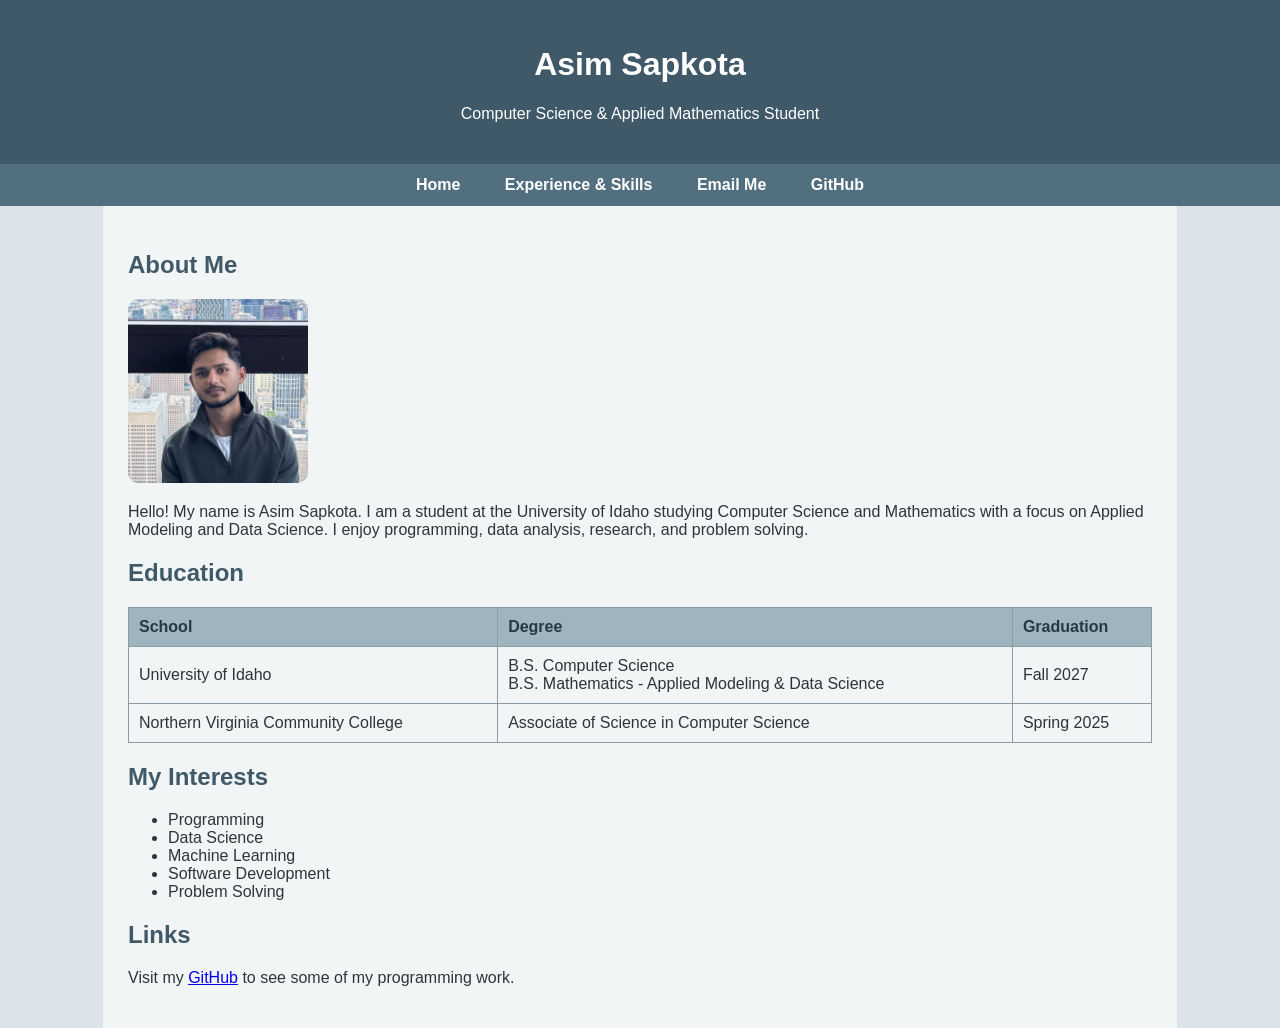
<file: lab/index.html>
<!DOCTYPE html>
<html lang="en">

<head>
    <meta charset="UTF-8">
    <title>Asim Sapkota | Portfolio</title>

    <style>
    body {
        font-family: Arial, sans-serif;
        background-color: #dce3e8;
        margin: 0;
        color: #2f3438;
    }

    header {
        background-color: #3f5968;
        color: white;
        text-align: center;
        padding: 25px;
    }

    nav {
        background-color: #526f7f;
        text-align: center;
        padding: 12px;
    }

    nav a {
        color: white;
        text-decoration: none;
        margin: 20px;
        font-weight: bold;
    }

    nav a:hover {
        color: #b9d9e8;
    }

    main {
        width: 80%;
        margin: auto;
        background-color: #f2f5f6;
        padding: 25px;
    }

    h2 {
        color: #3f5968;
    }

    h3 {
        color: #526f7f;
    }

    img {
        width: 180px;
        border-radius: 10px;
    }

    table {
        width: 100%;
        border-collapse: collapse;
    }

    th, td {
        border: 1px solid #8d9ba3;
        padding: 10px;
        text-align: left;
    }

    th {
        background-color: #9fb4bf;
        color: #263942;
    }

    footer {
        background-color: #3f5968;
        color: white;
        text-align: center;
        padding: 15px;
    }
</style>
</head>

<body>

<header>
    <h1>Asim Sapkota</h1>
    <p>Computer Science & Applied Mathematics Student</p>
</header>

<nav>
    <a href="index.html">Home</a>
    <a href="experiance.html">Experience & Skills</a>
    <a href="mailto:asimsapkota81@gmail.com">Email Me</a>
    <a href="https://github.com/ashim81" target="_blank">GitHub</a>
</nav>

<main>

    <h2>About Me</h2>

    <img src="IMG_0437.jpg" alt="Photo of Asim" width="200">

    <p>
        Hello! My name is Asim Sapkota. I am a student at the University of Idaho
        studying Computer Science and Mathematics with a focus on Applied Modeling
        and Data Science. I enjoy programming, data analysis, research, and
        problem solving.
    </p>

    <h2>Education</h2>

    <table>
        <tr>
            <th>School</th>
            <th>Degree</th>
            <th>Graduation</th>
        </tr>

        <tr>
            <td>University of Idaho</td>
            <td>
                B.S. Computer Science<br>
                B.S. Mathematics - Applied Modeling & Data Science
            </td>
            <td>Fall 2027</td>
        </tr>

        <tr>
            <td>Northern Virginia Community College</td>
            <td>Associate of Science in Computer Science</td>
            <td>Spring 2025</td>
        </tr>
    </table>

    <h2>My Interests</h2>

    <ul>
        <li>Programming</li>
        <li>Data Science</li>
        <li>Machine Learning</li>
        <li>Software Development</li>
        <li>Problem Solving</li>
    </ul>

    <h2>Links</h2>

    <p>
        Visit my
        <a href="https://github.com/ashim81" target="_blank">GitHub</a>
        to see some of my programming work.
    </p>

</main>



</body>
</html>
</file>
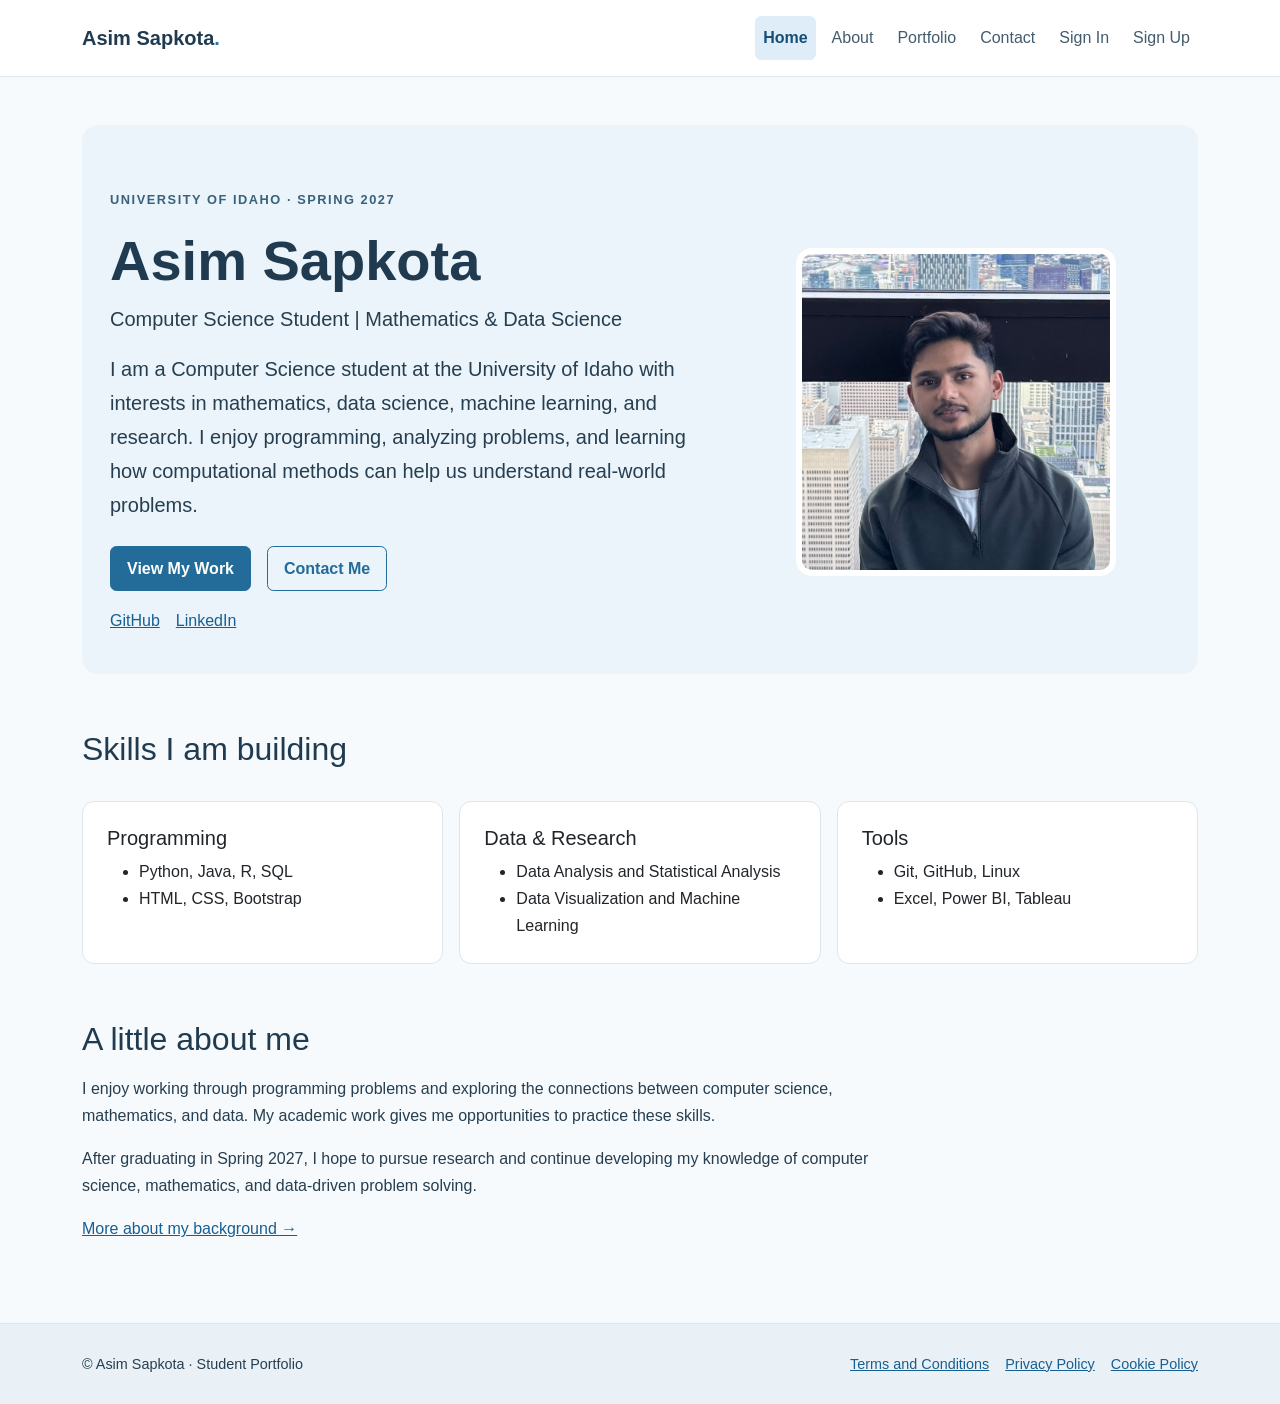
<file: Lab2/index.html>
<!DOCTYPE html>
<html lang="en">
<head>
  <meta charset="UTF-8">
  <meta name="viewport" content="width=device-width, initial-scale=1.0">
  <meta name="description" content="Asim Sapkota's student portfolio — Home.">
  <title>Home | Asim Sapkota</title>
  <link href="https://cdn.jsdelivr.net/npm/bootstrap@5.3.3/dist/css/bootstrap.min.css" rel="stylesheet">
  <link href="css/style.css" rel="stylesheet">
</head>
<body>
  <a class="visually-hidden-focusable skip-link" href="#main-content">Skip to main content</a>
  <!-- Shared responsive navigation. The current page has the active class. -->
  <header>
    <nav class="navbar navbar-expand-lg" aria-label="Main navigation">
      <div class="container">
        <a class="navbar-brand" href="index.html">Asim Sapkota<span class="brand-dot">.</span></a>
        <button class="navbar-toggler" type="button" data-bs-toggle="collapse" data-bs-target="#main-nav" aria-controls="main-nav" aria-expanded="false" aria-label="Toggle navigation">
          <span class="navbar-toggler-icon"></span>
        </button>
        <div class="collapse navbar-collapse" id="main-nav">
          <ul class="navbar-nav ms-auto gap-lg-2">
          <li class="nav-item"><a class="nav-link active" aria-current="page" href="index.html">Home</a></li>
          <li class="nav-item"><a class="nav-link" href="about.html">About</a></li>
          <li class="nav-item"><a class="nav-link" href="portfolio.html">Portfolio</a></li>
          <li class="nav-item"><a class="nav-link" href="contact.html">Contact</a></li>
          <li class="nav-item"><a class="nav-link" href="signin.html">Sign In</a></li>
          <li class="nav-item"><a class="nav-link" href="signup.html">Sign Up</a></li>
          </ul>
        </div>
      </div>
    </nav>
  </header>
  <main id="main-content" class="container py-5">
    <!-- Introduction and portrait -->
    <section class="hero row align-items-center g-4">
      <div class="col-lg-7">
        <p class="eyebrow">University of Idaho · Spring 2027</p>
        <h1 class="display-4 fw-bold">Asim Sapkota</h1>
        <p class="lead">Computer Science Student | Mathematics &amp; Data Science</p>
        <p class="lead">I am a Computer Science student at the University of Idaho with interests in mathematics, data science, machine learning, and research. I enjoy programming, analyzing problems, and learning how computational methods can help us understand real-world problems.</p>
        <div class="d-flex flex-wrap gap-3 mt-4">
          <a class="btn btn-primary" href="portfolio.html">View My Work</a>
          <a class="btn btn-outline-primary" href="contact.html">Contact Me</a>
        </div>
        <div class="d-flex gap-3 mt-3"><a href="https://github.com/ashim81" target="_blank" rel="noopener noreferrer">GitHub</a>
          <a href="https://www.linkedin.com/in/asim-sapkota-382103289" target="_blank" rel="noopener noreferrer">LinkedIn</a></div>
      </div>
      <div class="col-lg-5 text-center">
        <img class="profile-image mx-auto" src="images/IMG_0437.jpg" alt="Portrait of Asim Sapkota">
      </div>
    </section>
    <!-- Skills preview -->
    <section class="section-space" aria-labelledby="skills-heading">
      <h2 id="skills-heading">Skills I am building</h2>
      <div class="row g-3 mt-2">
        <div class="col-md-4"><article class="card h-100"><div class="card-body"><h3 class="h5">Programming</h3><ul class="mb-0"><li>Python, Java, R, SQL</li><li>HTML, CSS, Bootstrap</li></ul></div></article></div>
        <div class="col-md-4"><article class="card h-100"><div class="card-body"><h3 class="h5">Data &amp; Research</h3><ul class="mb-0"><li>Data Analysis and Statistical Analysis</li><li>Data Visualization and Machine Learning</li></ul></div></article></div>
        <div class="col-md-4"><article class="card h-100"><div class="card-body"><h3 class="h5">Tools</h3><ul class="mb-0"><li>Git, GitHub, Linux</li><li>Excel, Power BI, Tableau</li></ul></div></article></div>
      </div>
    </section>
    <section class="section-space about-preview" aria-labelledby="about-heading">
      <h2 id="about-heading">A little about me</h2>
      <p>I enjoy working through programming problems and exploring the connections between computer science, mathematics, and data. My academic work gives me opportunities to practice these skills.</p>
      <p>After graduating in Spring 2027, I hope to pursue research and continue developing my knowledge of computer science, mathematics, and data-driven problem solving.</p>
      <a href="about.html">More about my background &rarr;</a>
    </section>
  </main>
  <!-- Shared policy links. -->
  <footer class="site-footer">
    <div class="container d-md-flex justify-content-between align-items-center">
      <p class="mb-md-0">&copy; Asim Sapkota · Student Portfolio</p>
      <ul class="list-unstyled d-flex flex-wrap gap-3 mb-0">
        <li><a href="terms.html">Terms and Conditions</a></li>
        <li><a href="privacy.html">Privacy Policy</a></li>
        <li><a href="cookies.html">Cookie Policy</a></li>
      </ul>
    </div>
  </footer>
  <script src="https://cdn.jsdelivr.net/npm/bootstrap@5.3.3/dist/js/bootstrap.bundle.min.js"></script>
</body>
</html>
</file>
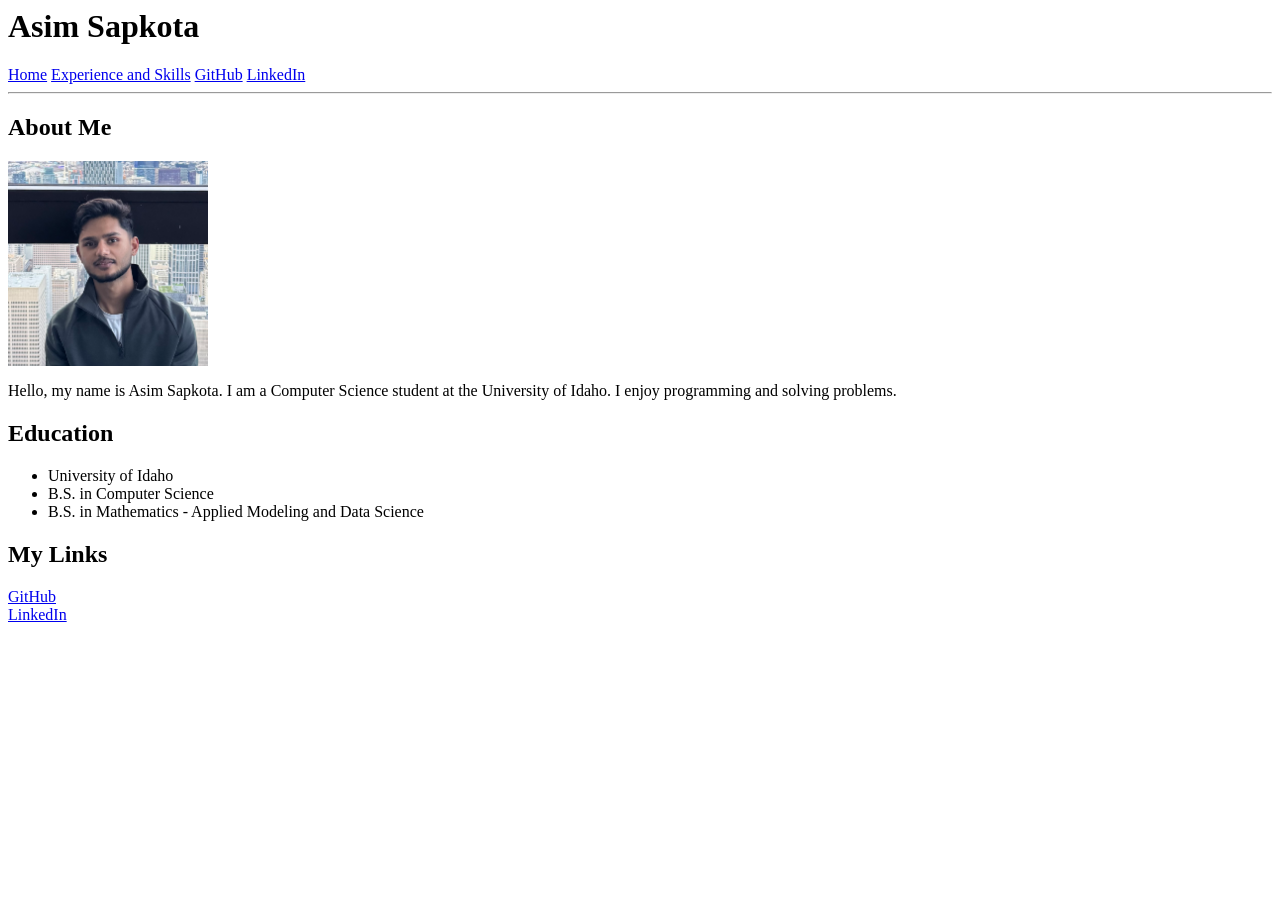
<file: Lab_copy/index.html>
<html>

<head>
<title>Asim's Portfolio</title>
</head>

<body>

<h1>Asim Sapkota</h1>

<a href="index.html">Home</a>
<a href="experiance.html">Experience and Skills</a>
<a href="https://github.com/ashim81">GitHub</a>
<a href="https://www.linkedin.com/in/asim-sapkota">LinkedIn</a>

<hr>

<h2>About Me</h2>

<img src="IMG_0437.jpg" width="200">

<p>
Hello, my name is Asim Sapkota. I am a Computer Science student
at the University of Idaho. I enjoy programming and solving problems.
</p>

<h2>Education</h2>

<ul>
<li>University of Idaho</li>
<li>B.S. in Computer Science</li>
<li>B.S. in Mathematics - Applied Modeling and Data Science</li>
</ul>

<h2>My Links</h2>

<a href="https://github.com/">GitHub</a>
<br>
<a href="https://www.linkedin.com/">LinkedIn</a>

</body>

</html>
</file>
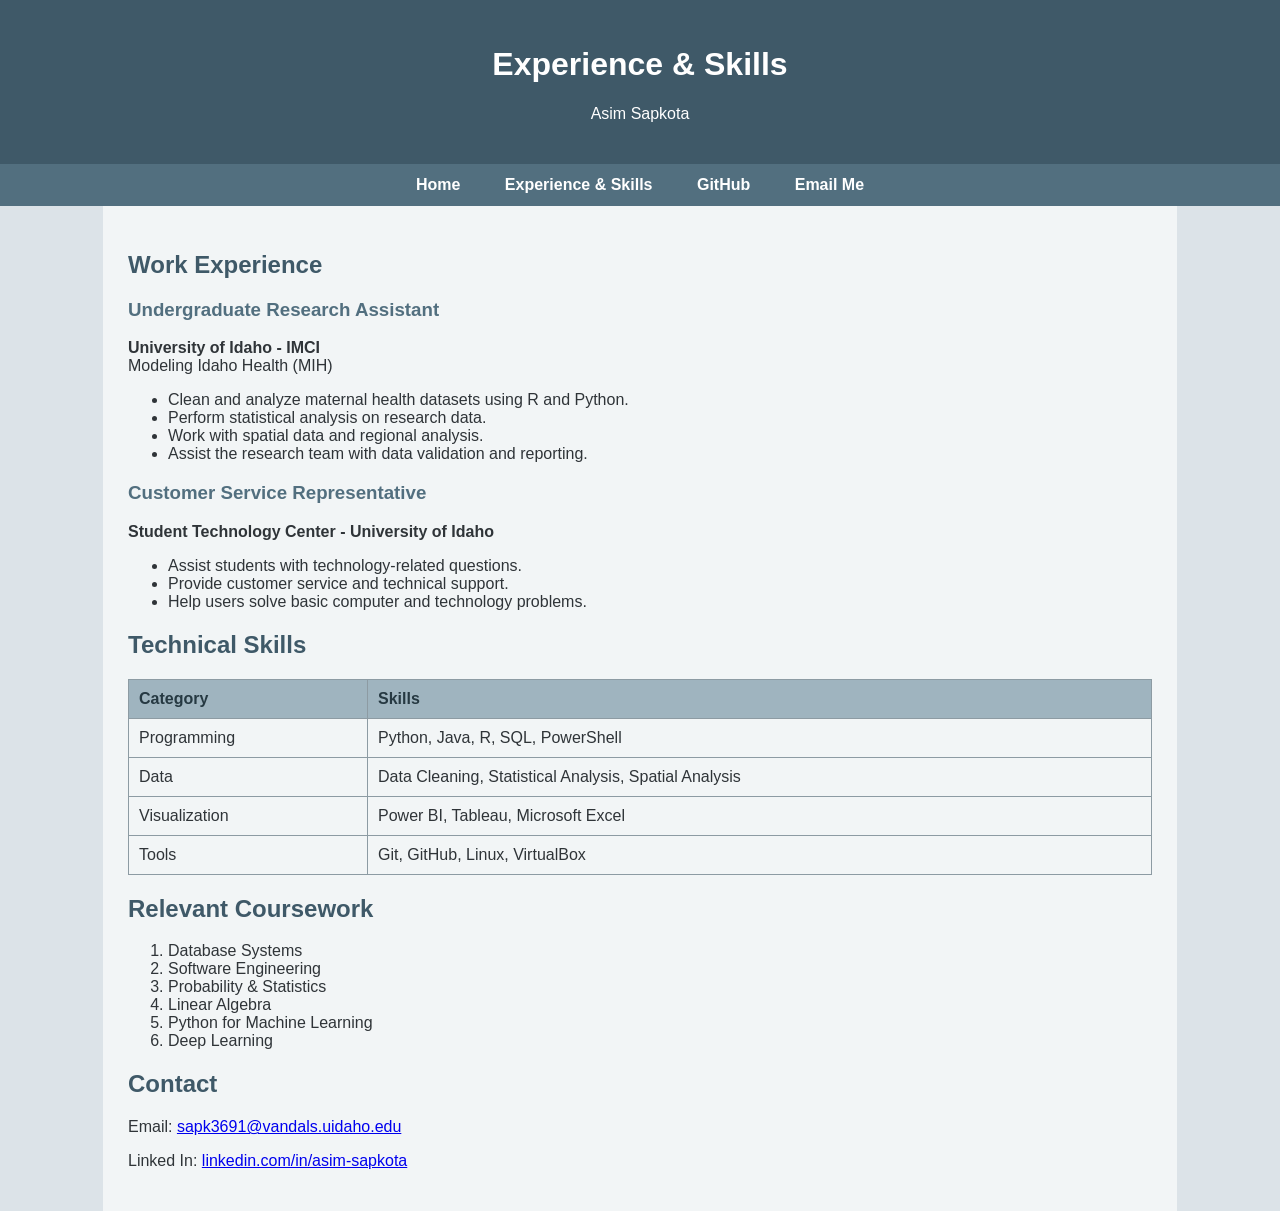
<file: lab/experiance.html>
<!DOCTYPE html>
<html lang="en">

<head>
    <meta charset="UTF-8">
    <title>Experience | Asim Sapkota</title>

    <style>
    body {
        font-family: Arial, sans-serif;
        background-color: #dce3e8;
        margin: 0;
        color: #2f3438;
    }

    header {
        background-color: #3f5968;
        color: white;
        text-align: center;
        padding: 25px;
    }

    nav {
        background-color: #526f7f;
        text-align: center;
        padding: 12px;
    }

    nav a {
        color: white;
        text-decoration: none;
        margin: 20px;
        font-weight: bold;
    }

    nav a:hover {
        color: #b9d9e8;
    }

    main {
        width: 80%;
        margin: auto;
        background-color: #f2f5f6;
        padding: 25px;
    }

    h2 {
        color: #3f5968;
    }

    h3 {
        color: #526f7f;
    }

    img {
        width: 180px;
        border-radius: 10px;
    }

    table {
        width: 100%;
        border-collapse: collapse;
    }

    th, td {
        border: 1px solid #8d9ba3;
        padding: 10px;
        text-align: left;
    }

    th {
        background-color: #9fb4bf;
        color: #263942;
    }

    footer {
        background-color: #3f5968;
        color: white;
        text-align: center;
        padding: 15px;
    }
</style>
</head>

<body>

<header>
    <h1>Experience & Skills</h1>
    <p>Asim Sapkota</p>
</header>

<nav>
    <a href="index.html">Home</a>
    <a href="experiance.html">Experience & Skills</a>
    <a href="https://github.com/ashim81" target="_blank">GitHub </a>
    <a href="mailto:asimsapkota81@gmail.com">Email Me</a>
</nav>

<main>

    <h2>Work Experience</h2>

    <h3>Undergraduate Research Assistant</h3>

    <p>
        <strong>University of Idaho - IMCI</strong><br>
        Modeling Idaho Health (MIH)
    </p>

    <ul>
        <li>Clean and analyze maternal health datasets using R and Python.</li>
        <li>Perform statistical analysis on research data.</li>
        <li>Work with spatial data and regional analysis.</li>
        <li>Assist the research team with data validation and reporting.</li>
    </ul>

    <h3>Customer Service Representative</h3>

    <p>
        <strong>Student Technology Center - University of Idaho</strong>
    </p>

    <ul>
        <li>Assist students with technology-related questions.</li>
        <li>Provide customer service and technical support.</li>
        <li>Help users solve basic computer and technology problems.</li>
    </ul>

    <h2>Technical Skills</h2>

    <table>
        <tr>
            <th>Category</th>
            <th>Skills</th>
        </tr>

        <tr>
            <td>Programming</td>
            <td>Python, Java, R, SQL, PowerShell</td>
        </tr>

        <tr>
            <td>Data</td>
            <td>Data Cleaning, Statistical Analysis, Spatial Analysis</td>
        </tr>

        <tr>
            <td>Visualization</td>
            <td>Power BI, Tableau, Microsoft Excel</td>
        </tr>

        <tr>
            <td>Tools</td>
            <td>Git, GitHub, Linux, VirtualBox</td>
        </tr>
    </table>

    <h2>Relevant Coursework</h2>

    <ol>
        <li>Database Systems</li>
        <li>Software Engineering</li>
        <li>Probability & Statistics</li>
        <li>Linear Algebra</li>
        <li>Python for Machine Learning</li>
        <li>Deep Learning</li>
    </ol>

    <h2>Contact</h2>

    <p>
        Email:
        <a href="mailto:sapk3691@vandals.uidaho.edu">
            sapk3691@vandals.uidaho.edu
        </a>
    </p>

    <p>
        Linked In:
        <a href="https://linkedin.com/in/asim-sapkota-382103289" target="_blank">
            linkedin.com/in/asim-sapkota
        </a>
    </p>

</main>

</body>
</html>
</file>
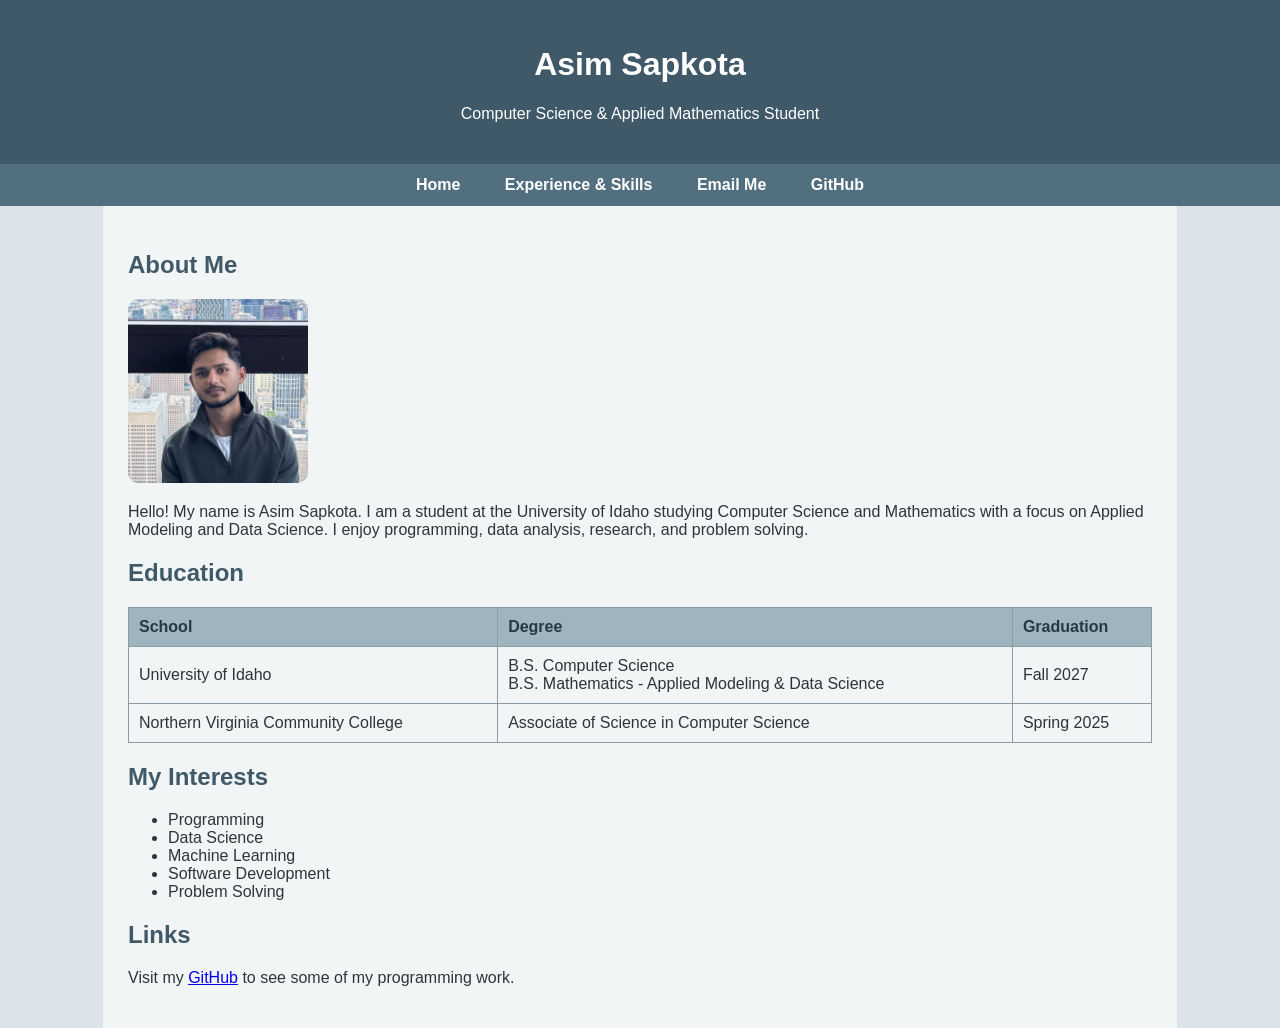
<file: lab/Portfolio.html>
<!DOCTYPE html>
<html lang="en">

<head>
    <meta charset="UTF-8">
    <title>Asim Sapkota | Portfolio</title>

    <style>
    body {
        font-family: Arial, sans-serif;
        background-color: #dce3e8;
        margin: 0;
        color: #2f3438;
    }

    header {
        background-color: #3f5968;
        color: white;
        text-align: center;
        padding: 25px;
    }

    nav {
        background-color: #526f7f;
        text-align: center;
        padding: 12px;
    }

    nav a {
        color: white;
        text-decoration: none;
        margin: 20px;
        font-weight: bold;
    }

    nav a:hover {
        color: #b9d9e8;
    }

    main {
        width: 80%;
        margin: auto;
        background-color: #f2f5f6;
        padding: 25px;
    }

    h2 {
        color: #3f5968;
    }

    h3 {
        color: #526f7f;
    }

    img {
        width: 180px;
        border-radius: 10px;
    }

    table {
        width: 100%;
        border-collapse: collapse;
    }

    th, td {
        border: 1px solid #8d9ba3;
        padding: 10px;
        text-align: left;
    }

    th {
        background-color: #9fb4bf;
        color: #263942;
    }

    footer {
        background-color: #3f5968;
        color: white;
        text-align: center;
        padding: 15px;
    }
</style>
</head>

<body>

<header>
    <h1>Asim Sapkota</h1>
    <p>Computer Science & Applied Mathematics Student</p>
</header>

<nav>
    <a href="portfolio.html">Home</a>
    <a href="experiance.html">Experience & Skills</a>
    <a href="mailto:asimsapkota81@gmail.com">Email Me</a>
    <a href="https://github.com/ashim81" target="_blank">GitHub</a>
</nav>

<main>

    <h2>About Me</h2>

    <img src="IMG_0437.jpg" alt="Photo of Asim" width="200">

    <p>
        Hello! My name is Asim Sapkota. I am a student at the University of Idaho
        studying Computer Science and Mathematics with a focus on Applied Modeling
        and Data Science. I enjoy programming, data analysis, research, and
        problem solving.
    </p>

    <h2>Education</h2>

    <table>
        <tr>
            <th>School</th>
            <th>Degree</th>
            <th>Graduation</th>
        </tr>

        <tr>
            <td>University of Idaho</td>
            <td>
                B.S. Computer Science<br>
                B.S. Mathematics - Applied Modeling & Data Science
            </td>
            <td>Fall 2027</td>
        </tr>

        <tr>
            <td>Northern Virginia Community College</td>
            <td>Associate of Science in Computer Science</td>
            <td>Spring 2025</td>
        </tr>
    </table>

    <h2>My Interests</h2>

    <ul>
        <li>Programming</li>
        <li>Data Science</li>
        <li>Machine Learning</li>
        <li>Software Development</li>
        <li>Problem Solving</li>
    </ul>

    <h2>Links</h2>

    <p>
        Visit my
        <a href="https://github.com/ashim81" target="_blank">GitHub</a>
        to see some of my programming work.
    </p>

</main>



</body>
</html>
</file>
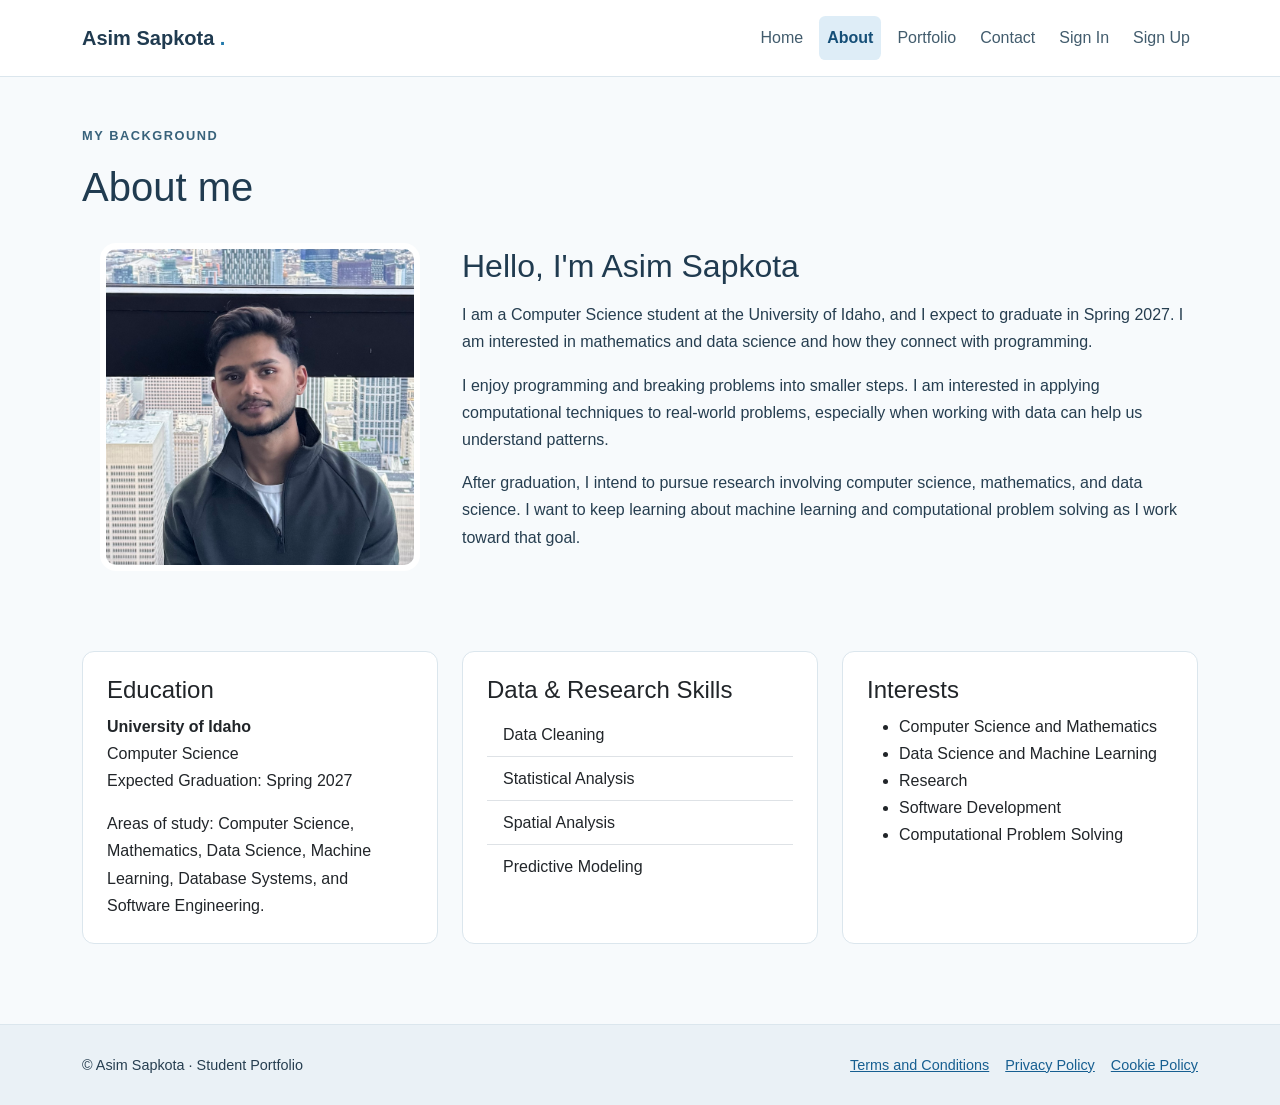
<file: Lab2/about.html>
<!DOCTYPE html>
<html lang="en">
<head>
  <meta charset="UTF-8">
  <meta name="viewport" content="width=device-width, initial-scale=1.0">
  <meta name="description" content="Asim Sapkota's student portfolio — About.">
  <title>About | Asim Sapkota</title>
  <link href="https://cdn.jsdelivr.net/npm/bootstrap@5.3.3/dist/css/bootstrap.min.css" rel="stylesheet">
  <link href="css/style.css" rel="stylesheet">
</head>
<body>
  <a class="visually-hidden-focusable skip-link" href="#main-content">Skip to main content</a>
  <!-- Shared responsive navigation. The current page has the active class. -->
  <header>
    <nav class="navbar navbar-expand-lg" aria-label="Main navigation">
      <div class="container">
        <a class="navbar-brand" href="index.html">Asim Sapkota <span class="brand-dot">.</span></a>
        <button class="navbar-toggler" type="button" data-bs-toggle="collapse" data-bs-target="#main-nav" aria-controls="main-nav" aria-expanded="false" aria-label="Toggle navigation">
          <span class="navbar-toggler-icon"></span>
        </button>
        <div class="collapse navbar-collapse" id="main-nav">
          <ul class="navbar-nav ms-auto gap-lg-2">
          <li class="nav-item"><a class="nav-link" href="index.html">Home</a></li>
          <li class="nav-item"><a class="nav-link active" aria-current="page" href="about.html">About</a></li>
          <li class="nav-item"><a class="nav-link" href="portfolio.html">Portfolio</a></li>
          <li class="nav-item"><a class="nav-link" href="contact.html">Contact</a></li>
          <li class="nav-item"><a class="nav-link" href="signin.html">Sign In</a></li>
          <li class="nav-item"><a class="nav-link" href="signup.html">Sign Up</a></li>
          </ul>
        </div>
      </div>
    </nav>
  </header>
  <main id="main-content" class="container py-5">
    <section class="page-heading"><p class="eyebrow">My background</p><h1>About me</h1></section>
    <section class="row g-4 align-items-center" aria-labelledby="profile-heading">
      <div class="col-md-4"><img class="profile-image mx-auto" src="images/IMG_0437.jpg" alt="Portrait of Asim Sapkota"></div>
      <div class="col-md-8"><h2 id="profile-heading">Hello, I'm Asim Sapkota</h2>
        <p>I am a Computer Science student at the University of Idaho, and I expect to graduate in Spring 2027. I am interested in mathematics and data science and how they connect with programming.</p>
        <p>I enjoy programming and breaking problems into smaller steps. I am interested in applying computational techniques to real-world problems, especially when working with data can help us understand patterns.</p>
        <p>After graduation, I intend to pursue research involving computer science, mathematics, and data science. I want to keep learning about machine learning and computational problem solving as I work toward that goal.</p>
      </div>
    </section>
    <div class="row g-4 section-space">
      <section class="col-md-4"><div class="card h-100"><div class="card-body"><h2 class="h4">Education</h2><p><strong>University of Idaho</strong><br>Computer Science<br>Expected Graduation: Spring 2027</p><p class="mb-0">Areas of study: Computer Science, Mathematics, Data Science, Machine Learning, Database Systems, and Software Engineering.</p></div></div></section>
      <section class="col-md-4"><div class="card h-100"><div class="card-body"><h2 class="h4">Data &amp; Research Skills</h2><ul class="list-group list-group-flush"><li class="list-group-item">Data Cleaning</li><li class="list-group-item">Statistical Analysis</li><li class="list-group-item">Spatial Analysis</li><li class="list-group-item">Predictive Modeling</li></ul></div></div></section>
      <section class="col-md-4"><div class="card h-100"><div class="card-body"><h2 class="h4">Interests</h2><ul><li>Computer Science and Mathematics</li><li>Data Science and Machine Learning</li><li>Research</li><li>Software Development</li><li>Computational Problem Solving</li></ul></div></div></section>
    </div>
  </main>
  <!-- Shared policy links. -->
  <footer class="site-footer">
    <div class="container d-md-flex justify-content-between align-items-center">
      <p class="mb-md-0">&copy; Asim Sapkota · Student Portfolio</p>
      <ul class="list-unstyled d-flex flex-wrap gap-3 mb-0">
        <li><a href="terms.html">Terms and Conditions</a></li>
        <li><a href="privacy.html">Privacy Policy</a></li>
        <li><a href="cookies.html">Cookie Policy</a></li>
      </ul>
    </div>
  </footer>
  <script src="https://cdn.jsdelivr.net/npm/bootstrap@5.3.3/dist/js/bootstrap.bundle.min.js"></script>
</body>
</html>
</file>
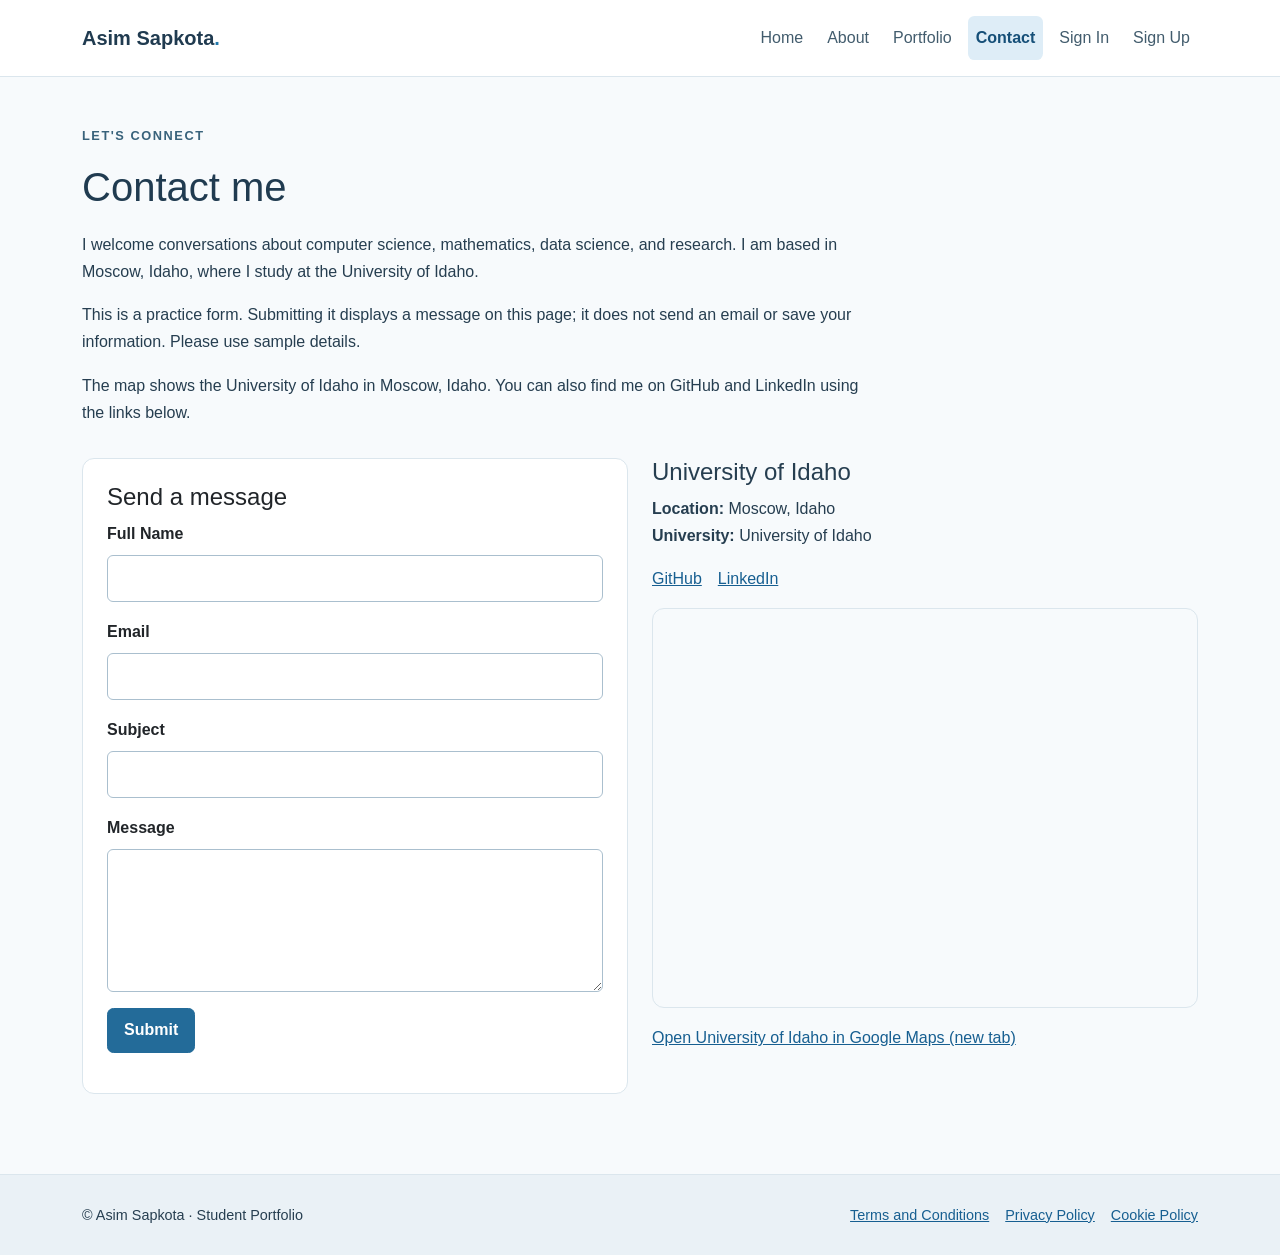
<file: Lab2/contact.html>
<!DOCTYPE html>
<html lang="en">
<head>
  <meta charset="UTF-8">
  <meta name="viewport" content="width=device-width, initial-scale=1.0">
  <meta name="description" content="Asim Sapkota's student portfolio — Contact.">
  <title>Contact | Asim Sapkota</title>
  <link href="https://cdn.jsdelivr.net/npm/bootstrap@5.3.3/dist/css/bootstrap.min.css" rel="stylesheet">
  <link href="css/style.css" rel="stylesheet">
</head>
<body>
  <a class="visually-hidden-focusable skip-link" href="#main-content">Skip to main content</a>
  <!-- Shared responsive navigation. The current page has the active class. -->
  <header>
    <nav class="navbar navbar-expand-lg" aria-label="Main navigation">
      <div class="container">
        <a class="navbar-brand" href="index.html">Asim Sapkota<span class="brand-dot">.</span></a>
        <button class="navbar-toggler" type="button" data-bs-toggle="collapse" data-bs-target="#main-nav" aria-controls="main-nav" aria-expanded="false" aria-label="Toggle navigation">
          <span class="navbar-toggler-icon"></span>
        </button>
        <div class="collapse navbar-collapse" id="main-nav">
          <ul class="navbar-nav ms-auto gap-lg-2">
          <li class="nav-item"><a class="nav-link" href="index.html">Home</a></li>
          <li class="nav-item"><a class="nav-link" href="about.html">About</a></li>
          <li class="nav-item"><a class="nav-link" href="portfolio.html">Portfolio</a></li>
          <li class="nav-item"><a class="nav-link active" aria-current="page" href="contact.html">Contact</a></li>
          <li class="nav-item"><a class="nav-link" href="signin.html">Sign In</a></li>
          <li class="nav-item"><a class="nav-link" href="signup.html">Sign Up</a></li>
          </ul>
        </div>
      </div>
    </nav>
  </header>
  <main id="main-content" class="container py-5">
    <section class="page-heading"><p class="eyebrow">Let's connect</p><h1>Contact me</h1>
      <p>I welcome conversations about computer science, mathematics, data science, and research. I am based in Moscow, Idaho, where I study at the University of Idaho.</p>
      <p>This is a practice form. Submitting it displays a message on this page; it does not send an email or save your information. Please use sample details.</p>
      <p>The map shows the University of Idaho in Moscow, Idaho. You can also find me on GitHub and LinkedIn using the links below.</p>
    </section>
    <div class="row g-4">
      <section class="col-lg-6" aria-labelledby="message-heading"><div class="card"><div class="card-body"><h2 id="message-heading" class="h4">Send a message</h2>
        <!-- Front-end demonstration only; no backend is connected. -->
        <form>
<div class="mb-3"><label class="form-label" for="full-name">Full Name</label><input class="form-control" type="text" id="full-name" name="full-name" autocomplete="name"  required></div><div class="mb-3"><label class="form-label" for="email">Email</label><input class="form-control" type="email" id="email" name="email" autocomplete="email"  required></div><div class="mb-3"><label class="form-label" for="subject">Subject</label><input class="form-control" type="text" id="subject" name="subject"  required></div>          <div class="mb-3"><label class="form-label" for="message">Message</label><textarea class="form-control" id="message" name="message" rows="5" required></textarea></div>
          <button class="btn btn-primary" type="submit">Submit</button><p id="form-status" class="mt-3 mb-0" role="status" aria-live="polite"></p>
        </form>
      </div></div></section>
      <section class="col-lg-6" aria-labelledby="map-heading"><h2 id="map-heading" class="h4">University of Idaho</h2>
        <p><strong>Location:</strong> Moscow, Idaho<br><strong>University:</strong> University of Idaho</p>
        <div class="d-flex gap-3 mb-3"><a href="https://github.com/ashim81" target="_blank" rel="noopener noreferrer">GitHub</a>
          <a href="https://www.linkedin.com/in/asim-sapkota-382103289" target="_blank" rel="noopener noreferrer">LinkedIn</a></div>
        <div class="map-container">
          <!-- Public campus location in Moscow, Idaho. -->
          <iframe src="https://www.google.com/maps?q=University+of+Idaho+Moscow+Idaho&amp;output=embed" title="Google Map showing the University of Idaho in Moscow, Idaho" loading="lazy" referrerpolicy="no-referrer-when-downgrade" allowfullscreen></iframe>
        </div>
        <a class="d-inline-block mt-3" href="https://www.google.com/maps?q=University+of+Idaho+Moscow+Idaho" target="_blank" rel="noopener noreferrer">Open University of Idaho in Google Maps (new tab)</a>
      </section>
    </div>
  </main>
  <!-- Shared policy links. -->
  <footer class="site-footer">
    <div class="container d-md-flex justify-content-between align-items-center">
      <p class="mb-md-0">&copy; Asim Sapkota · Student Portfolio</p>
      <ul class="list-unstyled d-flex flex-wrap gap-3 mb-0">
        <li><a href="terms.html">Terms and Conditions</a></li>
        <li><a href="privacy.html">Privacy Policy</a></li>
        <li><a href="cookies.html">Cookie Policy</a></li>
      </ul>
    </div>
  </footer>
  <script src="https://cdn.jsdelivr.net/npm/bootstrap@5.3.3/dist/js/bootstrap.bundle.min.js"></script>
  <!-- Demo forms stay on this page and do not send or store information. -->
  <script>
    document.querySelector('form').addEventListener('submit', function (event) {
      event.preventDefault();
      document.getElementById('form-status').textContent = 'Demo only: no information was sent or saved.';
    });
  </script>
</body>
</html>
</file>
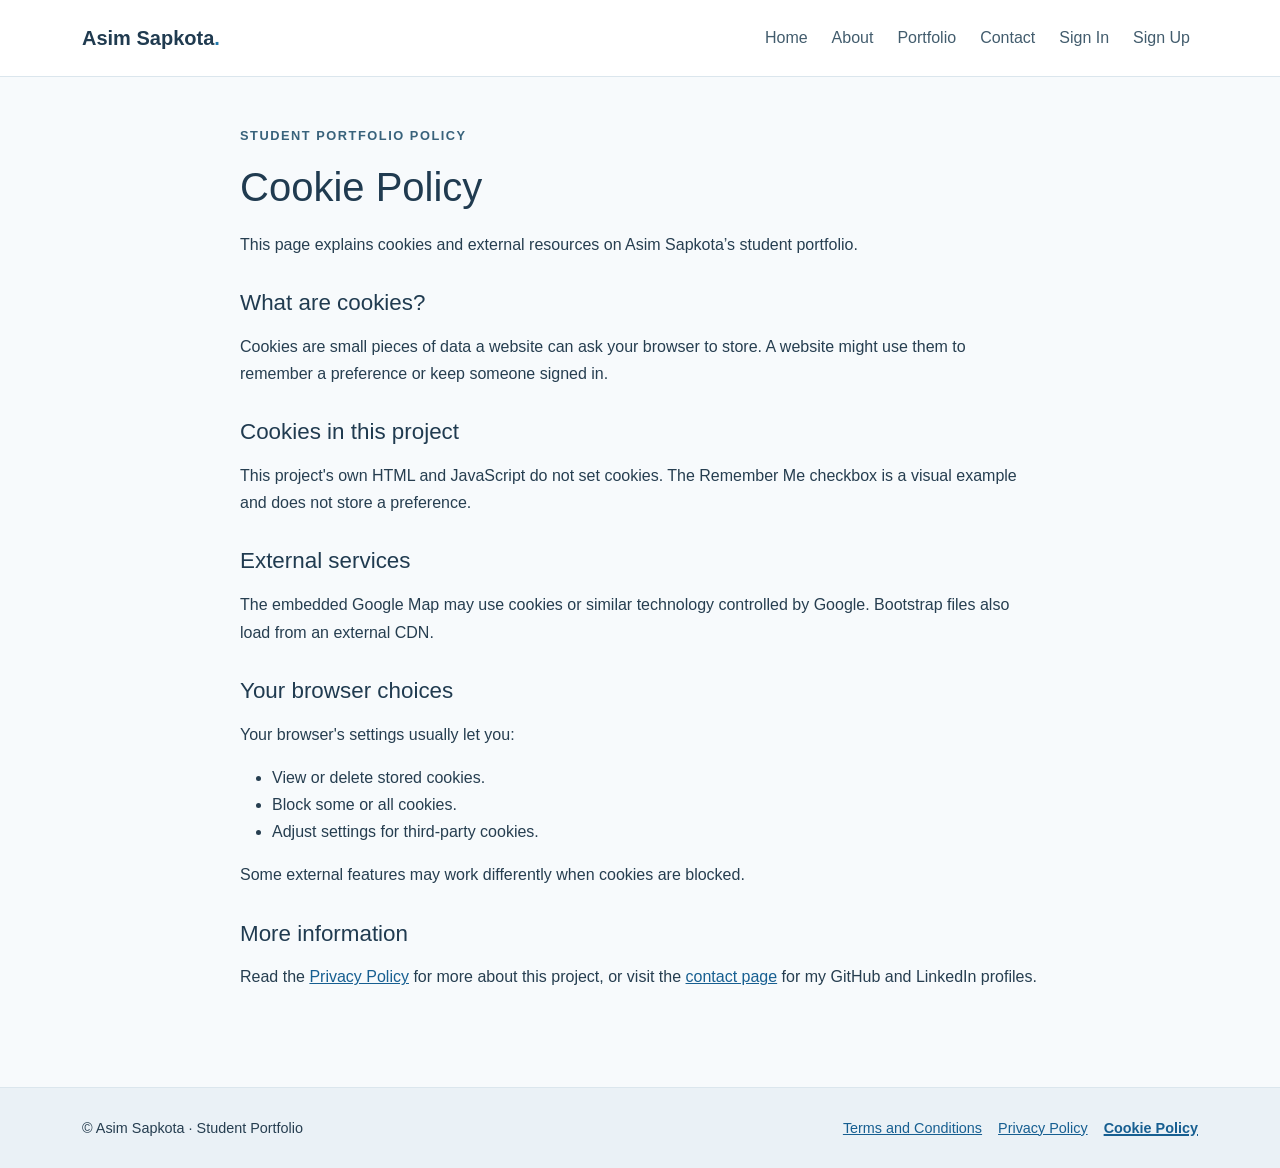
<file: Lab2/cookies.html>
<!DOCTYPE html>
<html lang="en">
<head>
  <meta charset="UTF-8">
  <meta name="viewport" content="width=device-width, initial-scale=1.0">
  <meta name="description" content="Asim Sapkota's student portfolio — Cookie Policy.">
  <title>Cookie Policy | Asim Sapkota</title>
  <link href="https://cdn.jsdelivr.net/npm/bootstrap@5.3.3/dist/css/bootstrap.min.css" rel="stylesheet">
  <link href="css/style.css" rel="stylesheet">
</head>
<body>
  <a class="visually-hidden-focusable skip-link" href="#main-content">Skip to main content</a>
  <!-- Shared responsive navigation. The current page has the active class. -->
  <header>
    <nav class="navbar navbar-expand-lg" aria-label="Main navigation">
      <div class="container">
        <a class="navbar-brand" href="index.html">Asim Sapkota<span class="brand-dot">.</span></a>
        <button class="navbar-toggler" type="button" data-bs-toggle="collapse" data-bs-target="#main-nav" aria-controls="main-nav" aria-expanded="false" aria-label="Toggle navigation">
          <span class="navbar-toggler-icon"></span>
        </button>
        <div class="collapse navbar-collapse" id="main-nav">
          <ul class="navbar-nav ms-auto gap-lg-2">
          <li class="nav-item"><a class="nav-link" href="index.html">Home</a></li>
          <li class="nav-item"><a class="nav-link" href="about.html">About</a></li>
          <li class="nav-item"><a class="nav-link" href="portfolio.html">Portfolio</a></li>
          <li class="nav-item"><a class="nav-link" href="contact.html">Contact</a></li>
          <li class="nav-item"><a class="nav-link" href="signin.html">Sign In</a></li>
          <li class="nav-item"><a class="nav-link" href="signup.html">Sign Up</a></li>
          </ul>
        </div>
      </div>
    </nav>
  </header>
  <main id="main-content" class="container py-5">
    <article class="policy-content mx-auto">
      <header class="page-heading"><p class="eyebrow">Student portfolio policy</p><h1>Cookie Policy</h1><p>This page explains cookies and external resources on Asim Sapkota’s student portfolio.</p></header>
      <section><h2>What are cookies?</h2><p>Cookies are small pieces of data a website can ask your browser to store. A website might use them to remember a preference or keep someone signed in.</p></section>
      <section><h2>Cookies in this project</h2><p>This project's own HTML and JavaScript do not set cookies. The Remember Me checkbox is a visual example and does not store a preference.</p></section>
      <section><h2>External services</h2><p>The embedded Google Map may use cookies or similar technology controlled by Google. Bootstrap files also load from an external CDN.</p></section>
      <section><h2>Your browser choices</h2><p>Your browser's settings usually let you:</p><ul><li>View or delete stored cookies.</li><li>Block some or all cookies.</li><li>Adjust settings for third-party cookies.</li></ul><p>Some external features may work differently when cookies are blocked.</p></section>
      <section><h2>More information</h2><p>Read the <a href="privacy.html">Privacy Policy</a> for more about this project, or visit the <a href="contact.html">contact page</a> for my GitHub and LinkedIn profiles.</p></section>
    </article>
  </main>
  <!-- Shared policy links. -->
  <footer class="site-footer">
    <div class="container d-md-flex justify-content-between align-items-center">
      <p class="mb-md-0">&copy; Asim Sapkota · Student Portfolio</p>
      <ul class="list-unstyled d-flex flex-wrap gap-3 mb-0">
        <li><a href="terms.html">Terms and Conditions</a></li>
        <li><a href="privacy.html">Privacy Policy</a></li>
        <li><a href="cookies.html" aria-current="page">Cookie Policy</a></li>
      </ul>
    </div>
  </footer>
  <script src="https://cdn.jsdelivr.net/npm/bootstrap@5.3.3/dist/js/bootstrap.bundle.min.js"></script>
</body>
</html>
</file>
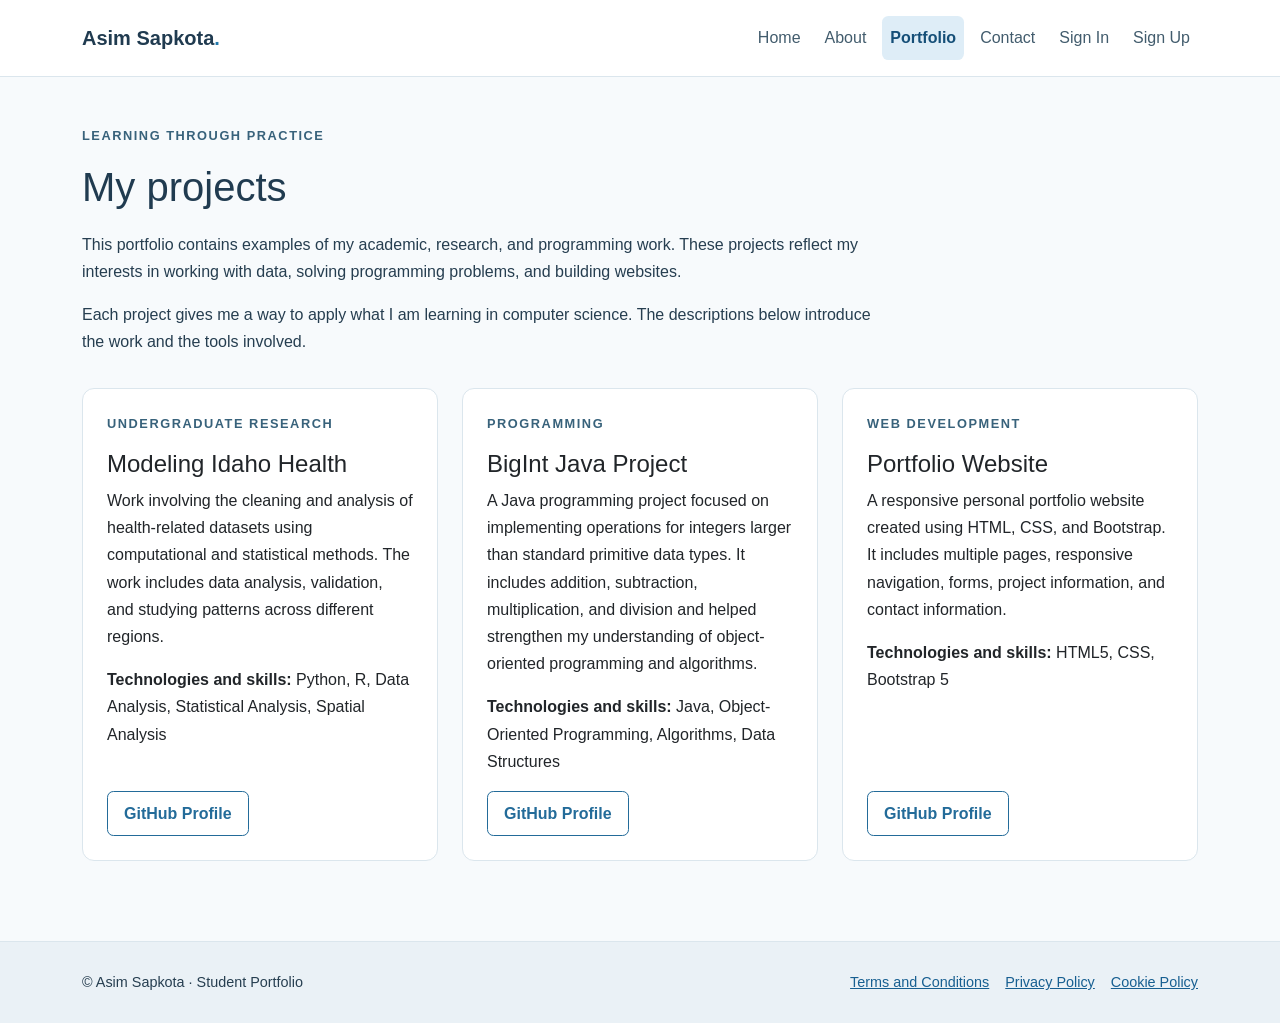
<file: Lab2/portfolio.html>
<!DOCTYPE html>
<html lang="en">
<head>
  <meta charset="UTF-8">
  <meta name="viewport" content="width=device-width, initial-scale=1.0">
  <meta name="description" content="Asim Sapkota's student portfolio — Portfolio.">
  <title>Portfolio | Asim Sapkota</title>
  <link href="https://cdn.jsdelivr.net/npm/bootstrap@5.3.3/dist/css/bootstrap.min.css" rel="stylesheet">
  <link href="css/style.css" rel="stylesheet">
</head>
<body>
  <a class="visually-hidden-focusable skip-link" href="#main-content">Skip to main content</a>
  <!-- Shared responsive navigation. The current page has the active class. -->
  <header>
    <nav class="navbar navbar-expand-lg" aria-label="Main navigation">
      <div class="container">
        <a class="navbar-brand" href="index.html">Asim Sapkota<span class="brand-dot">.</span></a>
        <button class="navbar-toggler" type="button" data-bs-toggle="collapse" data-bs-target="#main-nav" aria-controls="main-nav" aria-expanded="false" aria-label="Toggle navigation">
          <span class="navbar-toggler-icon"></span>
        </button>
        <div class="collapse navbar-collapse" id="main-nav">
          <ul class="navbar-nav ms-auto gap-lg-2">
          <li class="nav-item"><a class="nav-link" href="index.html">Home</a></li>
          <li class="nav-item"><a class="nav-link" href="about.html">About</a></li>
          <li class="nav-item"><a class="nav-link active" aria-current="page" href="portfolio.html">Portfolio</a></li>
          <li class="nav-item"><a class="nav-link" href="contact.html">Contact</a></li>
          <li class="nav-item"><a class="nav-link" href="signin.html">Sign In</a></li>
          <li class="nav-item"><a class="nav-link" href="signup.html">Sign Up</a></li>
          </ul>
        </div>
      </div>
    </nav>
  </header>
  <main id="main-content" class="container py-5">
    <section class="page-heading"><p class="eyebrow">Learning through practice</p><h1>My projects</h1>
      <p>This portfolio contains examples of my academic, research, and programming work. These projects reflect my interests in working with data, solving programming problems, and building websites.</p>
      <p>Each project gives me a way to apply what I am learning in computer science. The descriptions below introduce the work and the tools involved.</p>
    </section>
    <!-- Responsive project cards -->
    <section class="row g-4" aria-label="Academic and programming projects">
      <div class="col-md-6 col-lg-4">
        <article class="card h-100">
          <div class="card-body d-flex flex-column">
            <p class="eyebrow">Undergraduate Research</p>
            <h2 class="h4">Modeling Idaho Health</h2>
            <p>Work involving the cleaning and analysis of health-related datasets using computational and statistical methods. The work includes data analysis, validation, and studying patterns across different regions.</p>
            <p><strong>Technologies and skills:</strong> Python, R, Data Analysis, Statistical Analysis, Spatial Analysis</p>
            <div class="mt-auto"><a class="btn btn-outline-primary" href="https://github.com/ashim81" target="_blank" rel="noopener noreferrer">GitHub Profile</a></div>
          </div>
        </article>
      </div>
      <div class="col-md-6 col-lg-4">
        <article class="card h-100">
          <div class="card-body d-flex flex-column">
            <p class="eyebrow">Programming</p>
            <h2 class="h4">BigInt Java Project</h2>
            <p>A Java programming project focused on implementing operations for integers larger than standard primitive data types. It includes addition, subtraction, multiplication, and division and helped strengthen my understanding of object-oriented programming and algorithms.</p>
            <p><strong>Technologies and skills:</strong> Java, Object-Oriented Programming, Algorithms, Data Structures</p>
            <div class="mt-auto"><a class="btn btn-outline-primary" href="https://github.com/ashim81" target="_blank" rel="noopener noreferrer">GitHub Profile</a></div>
          </div>
        </article>
      </div>
      <div class="col-md-6 col-lg-4">
        <article class="card h-100">
          <div class="card-body d-flex flex-column">
            <p class="eyebrow">Web Development</p>
            <h2 class="h4">Portfolio Website</h2>
            <p>A responsive personal portfolio website created using HTML, CSS, and Bootstrap. It includes multiple pages, responsive navigation, forms, project information, and contact information.</p>
            <p><strong>Technologies and skills:</strong> HTML5, CSS, Bootstrap 5</p>
            <div class="mt-auto"><a class="btn btn-outline-primary" href="https://github.com/ashim81" target="_blank" rel="noopener noreferrer">GitHub Profile</a></div>
          </div>
        </article>
      </div>
    </section>
  </main>
  <!-- Shared policy links. -->
  <footer class="site-footer">
    <div class="container d-md-flex justify-content-between align-items-center">
      <p class="mb-md-0">&copy; Asim Sapkota · Student Portfolio</p>
      <ul class="list-unstyled d-flex flex-wrap gap-3 mb-0">
        <li><a href="terms.html">Terms and Conditions</a></li>
        <li><a href="privacy.html">Privacy Policy</a></li>
        <li><a href="cookies.html">Cookie Policy</a></li>
      </ul>
    </div>
  </footer>
  <script src="https://cdn.jsdelivr.net/npm/bootstrap@5.3.3/dist/js/bootstrap.bundle.min.js"></script>
</body>
</html>
</file>
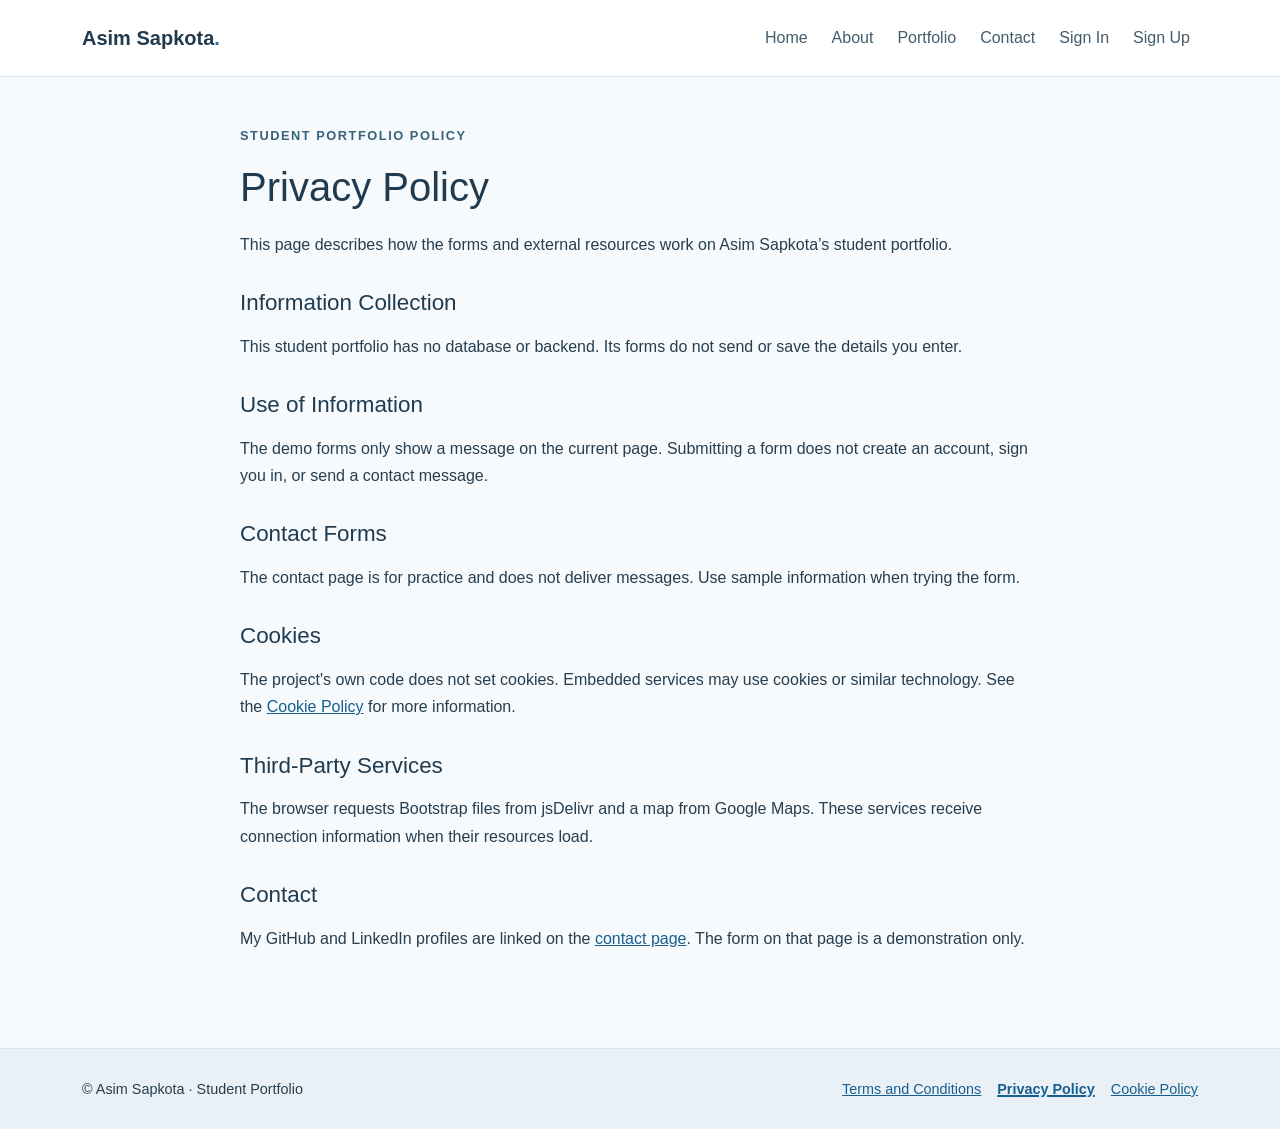
<file: Lab2/privacy.html>
<!DOCTYPE html>
<html lang="en">
<head>
  <meta charset="UTF-8">
  <meta name="viewport" content="width=device-width, initial-scale=1.0">
  <meta name="description" content="Asim Sapkota's student portfolio — Privacy Policy.">
  <title>Privacy Policy | Asim Sapkota</title>
  <link href="https://cdn.jsdelivr.net/npm/bootstrap@5.3.3/dist/css/bootstrap.min.css" rel="stylesheet">
  <link href="css/style.css" rel="stylesheet">
</head>
<body>
  <a class="visually-hidden-focusable skip-link" href="#main-content">Skip to main content</a>
  <!-- Shared responsive navigation. The current page has the active class. -->
  <header>
    <nav class="navbar navbar-expand-lg" aria-label="Main navigation">
      <div class="container">
        <a class="navbar-brand" href="index.html">Asim Sapkota<span class="brand-dot">.</span></a>
        <button class="navbar-toggler" type="button" data-bs-toggle="collapse" data-bs-target="#main-nav" aria-controls="main-nav" aria-expanded="false" aria-label="Toggle navigation">
          <span class="navbar-toggler-icon"></span>
        </button>
        <div class="collapse navbar-collapse" id="main-nav">
          <ul class="navbar-nav ms-auto gap-lg-2">
          <li class="nav-item"><a class="nav-link" href="index.html">Home</a></li>
          <li class="nav-item"><a class="nav-link" href="about.html">About</a></li>
          <li class="nav-item"><a class="nav-link" href="portfolio.html">Portfolio</a></li>
          <li class="nav-item"><a class="nav-link" href="contact.html">Contact</a></li>
          <li class="nav-item"><a class="nav-link" href="signin.html">Sign In</a></li>
          <li class="nav-item"><a class="nav-link" href="signup.html">Sign Up</a></li>
          </ul>
        </div>
      </div>
    </nav>
  </header>
  <main id="main-content" class="container py-5">
    <article class="policy-content mx-auto">
      <header class="page-heading"><p class="eyebrow">Student portfolio policy</p><h1>Privacy Policy</h1><p>This page describes how the forms and external resources work on Asim Sapkota’s student portfolio.</p></header>
      <section><h2>Information Collection</h2><p>This student portfolio has no database or backend. Its forms do not send or save the details you enter.</p></section>
      <section><h2>Use of Information</h2><p>The demo forms only show a message on the current page. Submitting a form does not create an account, sign you in, or send a contact message.</p></section>
      <section><h2>Contact Forms</h2><p>The contact page is for practice and does not deliver messages. Use sample information when trying the form.</p></section>
      <section><h2>Cookies</h2><p>The project's own code does not set cookies. Embedded services may use cookies or similar technology. See the <a href="cookies.html">Cookie Policy</a> for more information.</p></section>
      <section><h2>Third-Party Services</h2><p>The browser requests Bootstrap files from jsDelivr and a map from Google Maps. These services receive connection information when their resources load.</p></section>
      <section><h2>Contact</h2><p>My GitHub and LinkedIn profiles are linked on the <a href="contact.html">contact page</a>. The form on that page is a demonstration only.</p></section>
    </article>
  </main>
  <!-- Shared policy links. -->
  <footer class="site-footer">
    <div class="container d-md-flex justify-content-between align-items-center">
      <p class="mb-md-0">&copy; Asim Sapkota · Student Portfolio</p>
      <ul class="list-unstyled d-flex flex-wrap gap-3 mb-0">
        <li><a href="terms.html">Terms and Conditions</a></li>
        <li><a href="privacy.html" aria-current="page">Privacy Policy</a></li>
        <li><a href="cookies.html">Cookie Policy</a></li>
      </ul>
    </div>
  </footer>
  <script src="https://cdn.jsdelivr.net/npm/bootstrap@5.3.3/dist/js/bootstrap.bundle.min.js"></script>
</body>
</html>
</file>
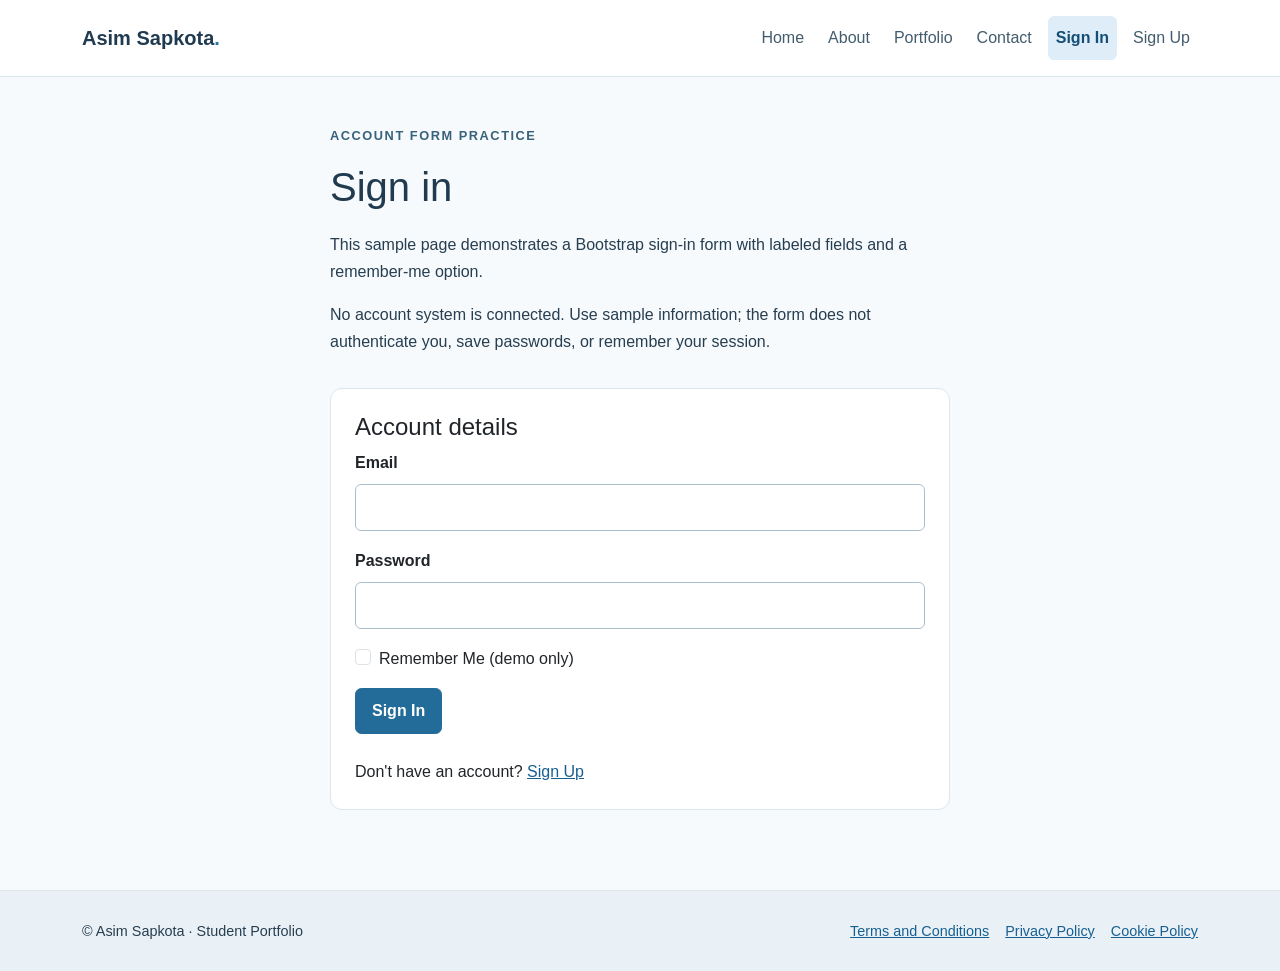
<file: Lab2/signin.html>
<!DOCTYPE html>
<html lang="en">
<head>
  <meta charset="UTF-8">
  <meta name="viewport" content="width=device-width, initial-scale=1.0">
  <meta name="description" content="Asim Sapkota's student portfolio — Sign In.">
  <title>Sign In | Asim Sapkota</title>
  <link href="https://cdn.jsdelivr.net/npm/bootstrap@5.3.3/dist/css/bootstrap.min.css" rel="stylesheet">
  <link href="css/style.css" rel="stylesheet">
</head>
<body>
  <a class="visually-hidden-focusable skip-link" href="#main-content">Skip to main content</a>
  <!-- Shared responsive navigation. The current page has the active class. -->
  <header>
    <nav class="navbar navbar-expand-lg" aria-label="Main navigation">
      <div class="container">
        <a class="navbar-brand" href="index.html">Asim Sapkota<span class="brand-dot">.</span></a>
        <button class="navbar-toggler" type="button" data-bs-toggle="collapse" data-bs-target="#main-nav" aria-controls="main-nav" aria-expanded="false" aria-label="Toggle navigation">
          <span class="navbar-toggler-icon"></span>
        </button>
        <div class="collapse navbar-collapse" id="main-nav">
          <ul class="navbar-nav ms-auto gap-lg-2">
          <li class="nav-item"><a class="nav-link" href="index.html">Home</a></li>
          <li class="nav-item"><a class="nav-link" href="about.html">About</a></li>
          <li class="nav-item"><a class="nav-link" href="portfolio.html">Portfolio</a></li>
          <li class="nav-item"><a class="nav-link" href="contact.html">Contact</a></li>
          <li class="nav-item"><a class="nav-link active" aria-current="page" href="signin.html">Sign In</a></li>
          <li class="nav-item"><a class="nav-link" href="signup.html">Sign Up</a></li>
          </ul>
        </div>
      </div>
    </nav>
  </header>
  <main id="main-content" class="container py-5">
    <section class="page-heading form-width mx-auto"><p class="eyebrow">Account form practice</p><h1>Sign in</h1><p>This sample page demonstrates a Bootstrap sign-in form with labeled fields and a remember-me option.</p><p>No account system is connected. Use sample information; the form does not authenticate you, save passwords, or remember your session.</p></section>
    <section class="card form-width mx-auto" aria-labelledby="signin-heading"><div class="card-body"><h2 class="h4" id="signin-heading">Account details</h2>
      <form><div class="mb-3"><label class="form-label" for="email">Email</label><input class="form-control" type="email" id="email" name="email" autocomplete="email"  required></div><div class="mb-3"><label class="form-label" for="password">Password</label><input class="form-control" type="password" id="password" name="password" autocomplete="current-password"  required></div>
        <div class="form-check mb-3"><input class="form-check-input" type="checkbox" id="remember" name="remember"><label class="form-check-label" for="remember">Remember Me (demo only)</label></div>
        <button class="btn btn-primary" type="submit">Sign In</button><p id="form-status" class="mt-3 mb-0" role="status" aria-live="polite"></p>
      </form><p class="mt-4 mb-0">Don't have an account? <a href="signup.html">Sign Up</a></p>
    </div></section>
  </main>
  <!-- Shared policy links. -->
  <footer class="site-footer">
    <div class="container d-md-flex justify-content-between align-items-center">
      <p class="mb-md-0">&copy; Asim Sapkota · Student Portfolio</p>
      <ul class="list-unstyled d-flex flex-wrap gap-3 mb-0">
        <li><a href="terms.html">Terms and Conditions</a></li>
        <li><a href="privacy.html">Privacy Policy</a></li>
        <li><a href="cookies.html">Cookie Policy</a></li>
      </ul>
    </div>
  </footer>
  <script src="https://cdn.jsdelivr.net/npm/bootstrap@5.3.3/dist/js/bootstrap.bundle.min.js"></script>
  <!-- Demo forms stay on this page and do not send or store information. -->
  <script>
    document.querySelector('form').addEventListener('submit', function (event) {
      event.preventDefault();
      document.getElementById('form-status').textContent = 'Demo only: no information was sent or saved.';
    });
  </script>
</body>
</html>
</file>
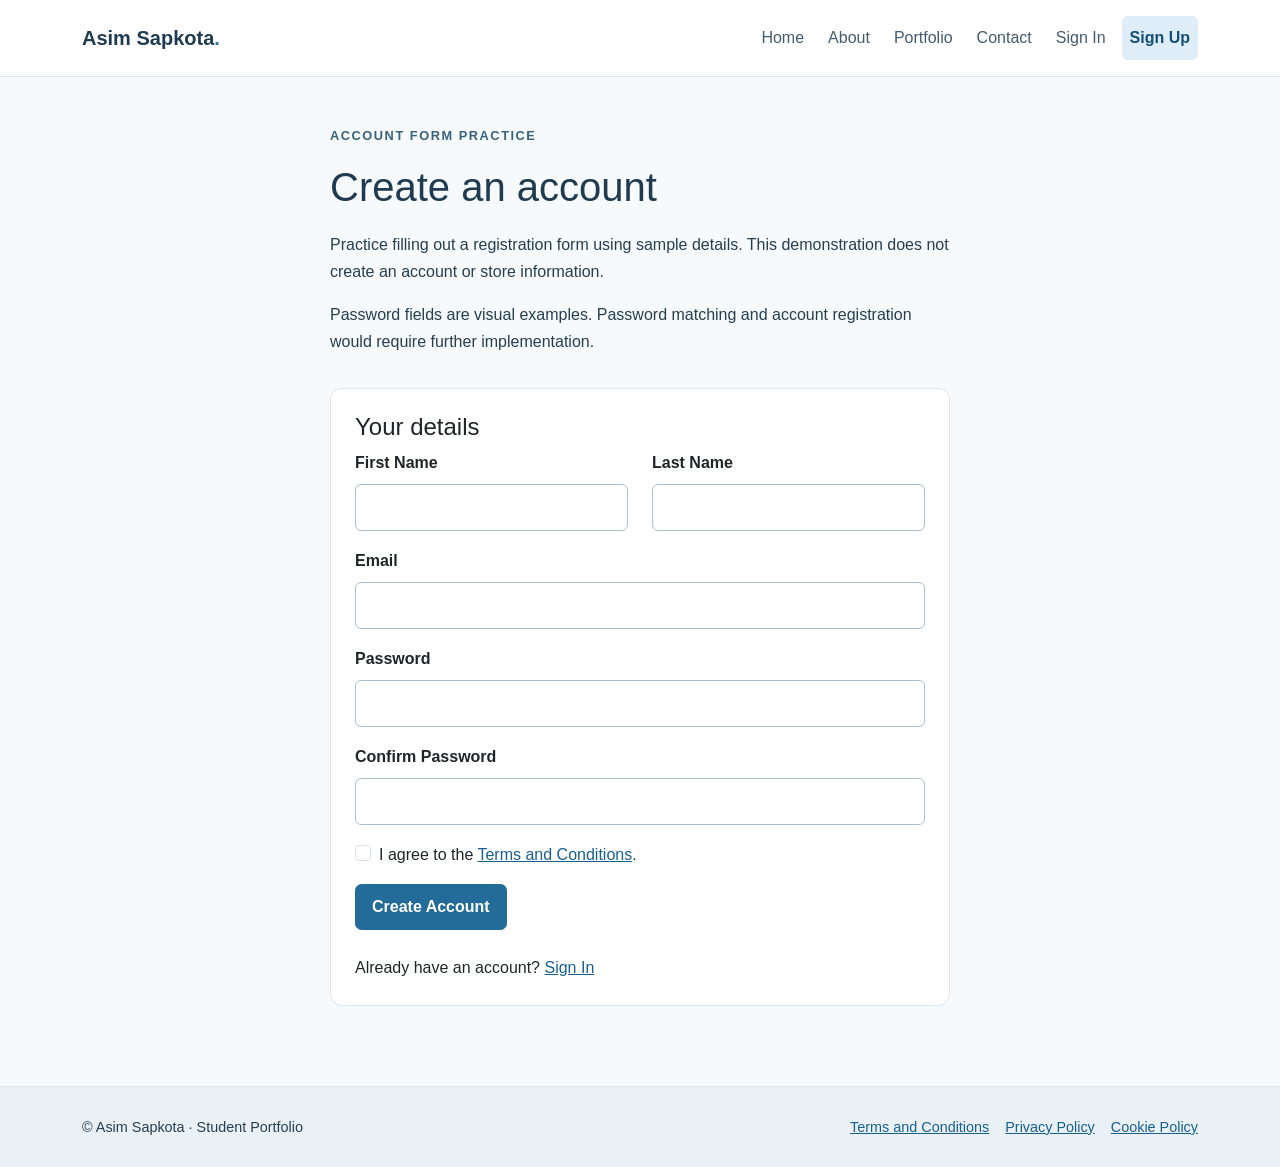
<file: Lab2/signup.html>
<!DOCTYPE html>
<html lang="en">
<head>
  <meta charset="UTF-8">
  <meta name="viewport" content="width=device-width, initial-scale=1.0">
  <meta name="description" content="Asim Sapkota's student portfolio — Sign Up.">
  <title>Sign Up | Asim Sapkota</title>
  <link href="https://cdn.jsdelivr.net/npm/bootstrap@5.3.3/dist/css/bootstrap.min.css" rel="stylesheet">
  <link href="css/style.css" rel="stylesheet">
</head>
<body>
  <a class="visually-hidden-focusable skip-link" href="#main-content">Skip to main content</a>
  <!-- Shared responsive navigation. The current page has the active class. -->
  <header>
    <nav class="navbar navbar-expand-lg" aria-label="Main navigation">
      <div class="container">
        <a class="navbar-brand" href="index.html">Asim Sapkota<span class="brand-dot">.</span></a>
        <button class="navbar-toggler" type="button" data-bs-toggle="collapse" data-bs-target="#main-nav" aria-controls="main-nav" aria-expanded="false" aria-label="Toggle navigation">
          <span class="navbar-toggler-icon"></span>
        </button>
        <div class="collapse navbar-collapse" id="main-nav">
          <ul class="navbar-nav ms-auto gap-lg-2">
          <li class="nav-item"><a class="nav-link" href="index.html">Home</a></li>
          <li class="nav-item"><a class="nav-link" href="about.html">About</a></li>
          <li class="nav-item"><a class="nav-link" href="portfolio.html">Portfolio</a></li>
          <li class="nav-item"><a class="nav-link" href="contact.html">Contact</a></li>
          <li class="nav-item"><a class="nav-link" href="signin.html">Sign In</a></li>
          <li class="nav-item"><a class="nav-link active" aria-current="page" href="signup.html">Sign Up</a></li>
          </ul>
        </div>
      </div>
    </nav>
  </header>
  <main id="main-content" class="container py-5">
    <section class="page-heading form-width mx-auto"><p class="eyebrow">Account form practice</p><h1>Create an account</h1><p>Practice filling out a registration form using sample details. This demonstration does not create an account or store information.</p><p>Password fields are visual examples. Password matching and account registration would require further implementation.</p></section>
    <section class="card form-width mx-auto" aria-labelledby="signup-heading"><div class="card-body"><h2 class="h4" id="signup-heading">Your details</h2>
      <form>
        <div class="row"><div class="col-sm-6"><div class="mb-3"><label class="form-label" for="first-name">First Name</label><input class="form-control" type="text" id="first-name" name="first-name" autocomplete="given-name"  required></div></div><div class="col-sm-6"><div class="mb-3"><label class="form-label" for="last-name">Last Name</label><input class="form-control" type="text" id="last-name" name="last-name" autocomplete="family-name"  required></div></div></div><div class="mb-3"><label class="form-label" for="email">Email</label><input class="form-control" type="email" id="email" name="email" autocomplete="email"  required></div><div class="mb-3"><label class="form-label" for="password">Password</label><input class="form-control" type="password" id="password" name="password" autocomplete="new-password"  required></div><div class="mb-3"><label class="form-label" for="confirm-password">Confirm Password</label><input class="form-control" type="password" id="confirm-password" name="confirm-password" autocomplete="new-password"  required></div>
        <div class="form-check mb-3"><input class="form-check-input" type="checkbox" id="terms" name="terms" required><label class="form-check-label" for="terms">I agree to the <a href="terms.html">Terms and Conditions</a>.</label></div>
        <button class="btn btn-primary" type="submit">Create Account</button><p id="form-status" class="mt-3 mb-0" role="status" aria-live="polite"></p>
      </form><p class="mt-4 mb-0">Already have an account? <a href="signin.html">Sign In</a></p>
    </div></section>
  </main>
  <!-- Shared policy links. -->
  <footer class="site-footer">
    <div class="container d-md-flex justify-content-between align-items-center">
      <p class="mb-md-0">&copy; Asim Sapkota · Student Portfolio</p>
      <ul class="list-unstyled d-flex flex-wrap gap-3 mb-0">
        <li><a href="terms.html">Terms and Conditions</a></li>
        <li><a href="privacy.html">Privacy Policy</a></li>
        <li><a href="cookies.html">Cookie Policy</a></li>
      </ul>
    </div>
  </footer>
  <script src="https://cdn.jsdelivr.net/npm/bootstrap@5.3.3/dist/js/bootstrap.bundle.min.js"></script>
  <!-- Demo forms stay on this page and do not send or store information. -->
  <script>
    document.querySelector('form').addEventListener('submit', function (event) {
      event.preventDefault();
      document.getElementById('form-status').textContent = 'Demo only: no information was sent or saved.';
    });
  </script>
</body>
</html>
</file>
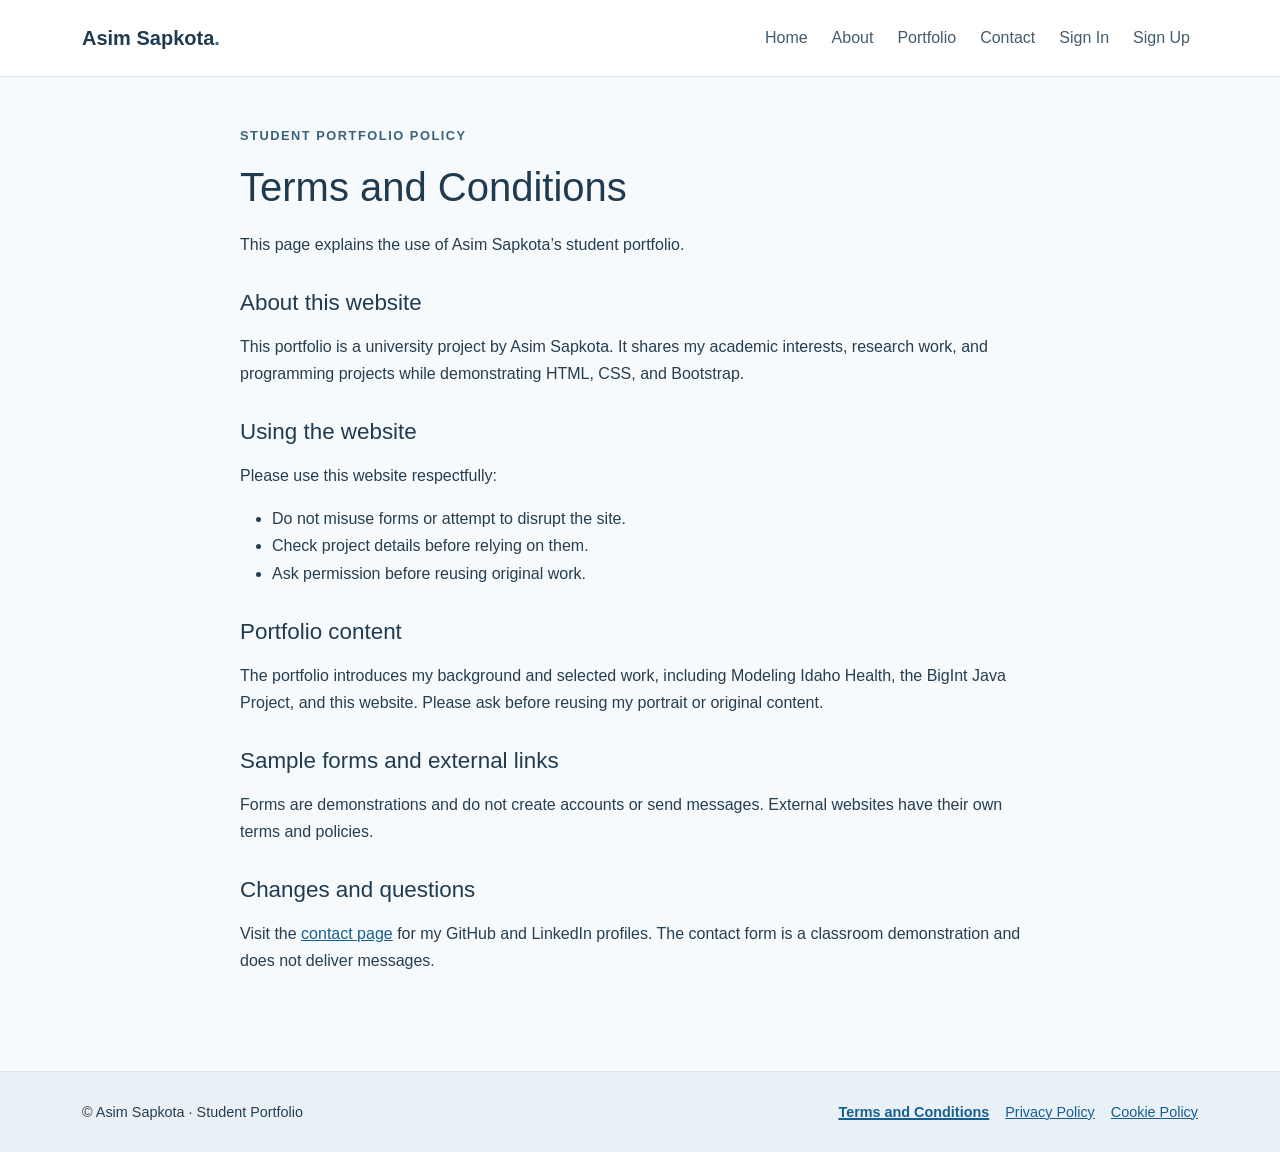
<file: Lab2/terms.html>
<!DOCTYPE html>
<html lang="en">
<head>
  <meta charset="UTF-8">
  <meta name="viewport" content="width=device-width, initial-scale=1.0">
  <meta name="description" content="Asim Sapkota's student portfolio — Terms and Conditions.">
  <title>Terms and Conditions | Asim Sapkota</title>
  <link href="https://cdn.jsdelivr.net/npm/bootstrap@5.3.3/dist/css/bootstrap.min.css" rel="stylesheet">
  <link href="css/style.css" rel="stylesheet">
</head>
<body>
  <a class="visually-hidden-focusable skip-link" href="#main-content">Skip to main content</a>
  <!-- Shared responsive navigation. The current page has the active class. -->
  <header>
    <nav class="navbar navbar-expand-lg" aria-label="Main navigation">
      <div class="container">
        <a class="navbar-brand" href="index.html">Asim Sapkota<span class="brand-dot">.</span></a>
        <button class="navbar-toggler" type="button" data-bs-toggle="collapse" data-bs-target="#main-nav" aria-controls="main-nav" aria-expanded="false" aria-label="Toggle navigation">
          <span class="navbar-toggler-icon"></span>
        </button>
        <div class="collapse navbar-collapse" id="main-nav">
          <ul class="navbar-nav ms-auto gap-lg-2">
          <li class="nav-item"><a class="nav-link" href="index.html">Home</a></li>
          <li class="nav-item"><a class="nav-link" href="about.html">About</a></li>
          <li class="nav-item"><a class="nav-link" href="portfolio.html">Portfolio</a></li>
          <li class="nav-item"><a class="nav-link" href="contact.html">Contact</a></li>
          <li class="nav-item"><a class="nav-link" href="signin.html">Sign In</a></li>
          <li class="nav-item"><a class="nav-link" href="signup.html">Sign Up</a></li>
          </ul>
        </div>
      </div>
    </nav>
  </header>
  <main id="main-content" class="container py-5">
    <article class="policy-content mx-auto">
      <header class="page-heading"><p class="eyebrow">Student portfolio policy</p><h1>Terms and Conditions</h1><p>This page explains the use of Asim Sapkota’s student portfolio.</p></header>
      <section><h2>About this website</h2><p>This portfolio is a university project by Asim Sapkota. It shares my academic interests, research work, and programming projects while demonstrating HTML, CSS, and Bootstrap.</p></section>
      <section><h2>Using the website</h2><p>Please use this website respectfully:</p><ul><li>Do not misuse forms or attempt to disrupt the site.</li><li>Check project details before relying on them.</li><li>Ask permission before reusing original work.</li></ul></section>
      <section><h2>Portfolio content</h2><p>The portfolio introduces my background and selected work, including Modeling Idaho Health, the BigInt Java Project, and this website. Please ask before reusing my portrait or original content.</p></section>
      <section><h2>Sample forms and external links</h2><p>Forms are demonstrations and do not create accounts or send messages. External websites have their own terms and policies.</p></section>
      <section><h2>Changes and questions</h2><p>Visit the <a href="contact.html">contact page</a> for my GitHub and LinkedIn profiles. The contact form is a classroom demonstration and does not deliver messages.</p></section>
    </article>
  </main>
  <!-- Shared policy links. -->
  <footer class="site-footer">
    <div class="container d-md-flex justify-content-between align-items-center">
      <p class="mb-md-0">&copy; Asim Sapkota · Student Portfolio</p>
      <ul class="list-unstyled d-flex flex-wrap gap-3 mb-0">
        <li><a href="terms.html" aria-current="page">Terms and Conditions</a></li>
        <li><a href="privacy.html">Privacy Policy</a></li>
        <li><a href="cookies.html">Cookie Policy</a></li>
      </ul>
    </div>
  </footer>
  <script src="https://cdn.jsdelivr.net/npm/bootstrap@5.3.3/dist/js/bootstrap.bundle.min.js"></script>
</body>
</html>
</file>
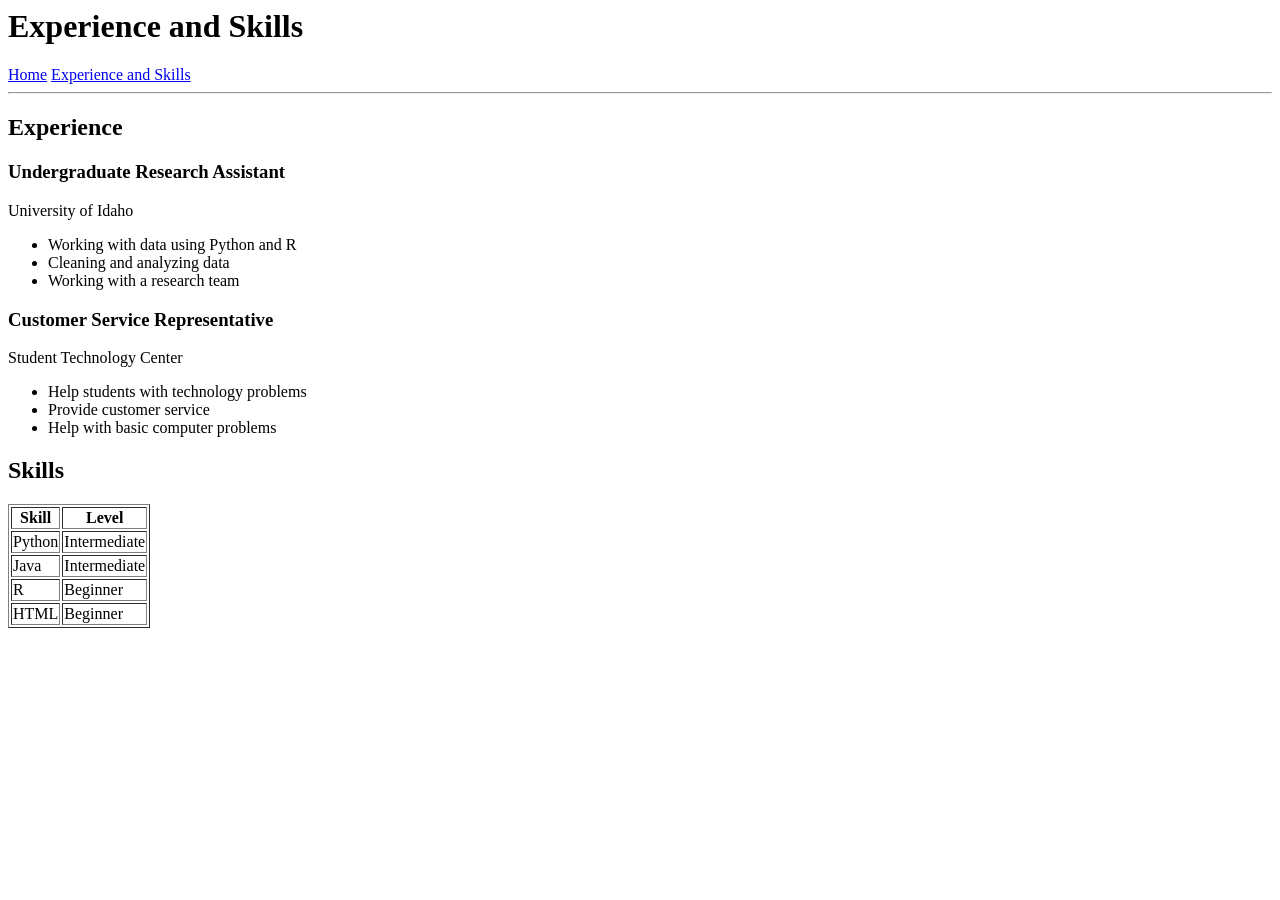
<file: Lab_copy/experiance.html>
<html>

<head>
<title>Experience and Skills</title>
</head>

<body>

<h1>Experience and Skills</h1>

<a href="index.html">Home</a>
<a href="experiance.html">Experience and Skills</a>

<hr>

<h2>Experience</h2>

<h3>Undergraduate Research Assistant</h3>

<p>University of Idaho</p>

<ul>
<li>Working with data using Python and R</li>
<li>Cleaning and analyzing data</li>
<li>Working with a research team</li>
</ul>

<h3>Customer Service Representative</h3>

<p>Student Technology Center</p>

<ul>
<li>Help students with technology problems</li>
<li>Provide customer service</li>
<li>Help with basic computer problems</li>
</ul>

<h2>Skills</h2>

<table border="1">

<tr>
<th>Skill</th>
<th>Level</th>
</tr>

<tr>
<td>Python</td>
<td>Intermediate</td>
</tr>

<tr>
<td>Java</td>
<td>Intermediate</td>
</tr>

<tr>
<td>R</td>
<td>Beginner</td>
</tr>

<tr>
<td>HTML</td>
<td>Beginner</td>
</tr>

</table>

</body>

</html>
</file>
<file: Lab2/css/style.css>
/* Base typography and sky-blue / blue-gray palette */
body {
  font-family: Arial, Helvetica, sans-serif;
  color: #263e50;
  background-color: #f7fafc;
  line-height: 1.7;
  min-height: 100vh;
  display: flex;
  flex-direction: column;
}
main { flex: 1; }
h1, h2, h3 { color: #203b50; line-height: 1.2; }
h2 { margin-bottom: 1rem; }
a { color: #175f91; }
a:hover { color: #103f62; }
.skip-link { padding: 0.75rem; background: white; }
/* Shared navbar and visible current-page state */
.navbar { background: #fff; border-bottom: 1px solid #dbe6ed; padding: 1rem 0; }
.navbar-brand { font-weight: 700; color: #203b50; }
.brand-dot { color: #2179ac; }
.navbar .nav-link { color: #425c6d; border-radius: 0.4rem; padding: 0.5rem 0.8rem; }
.navbar .nav-link:hover { background: #f0f6fa; }
.navbar .nav-link.active { background: #deedf7; color: #154f78; font-weight: 700; }
/* Page headings, hero, and spacing */
.hero { padding: 2.5rem 1rem; background: #eaf4fa; border-radius: 1rem; margin: 0; }
.eyebrow { text-transform: uppercase; letter-spacing: 0.12em; font-size: 0.8rem; font-weight: 700; color: #38627b; }
.page-heading { max-width: 800px; margin-bottom: 2rem; }
.page-heading h1 { margin-bottom: 1.25rem; }
.section-space { margin-top: 3.5rem; }
.about-preview { max-width: 800px; }
/* Buttons and keyboard focus */
.btn { padding: 0.6rem 1rem; border-radius: 0.4rem; font-weight: 600; }
.btn-primary { background: #236b99; border-color: #236b99; }
.btn-primary:hover, .btn-primary:focus { background: #174e73; border-color: #174e73; }
.btn-outline-primary { color: #236b99; border-color: #236b99; }
.btn-outline-primary:hover { background: #236b99; border-color: #236b99; }
.btn:disabled { opacity: 0.7; }
a:focus-visible, button:focus-visible { outline: 3px solid #216f9f; outline-offset: 3px; }
/* Cards and responsive portrait */
.card { border: 1px solid #dbe6ed; border-radius: 0.75rem; overflow: hidden; }
.card-body { padding: 1.5rem; }
.profile-image { display: block; width: 100%; max-width: 320px; height: auto; border-radius: 1rem; border: 6px solid white; object-fit: cover; }
/* Forms */
.form-width { max-width: 620px; }
.form-label { font-weight: 600; }
.form-control { border-color: #aabfce; padding: 0.65rem; }
.form-control:focus { border-color: #2374a4; box-shadow: 0 0 0 0.2rem #d8eaf5; }
.form-check-input:checked { background-color: #236b99; border-color: #236b99; }
/* Responsive embedded map */
.map-container { height: 400px; border: 1px solid #dbe6ed; border-radius: 0.75rem; overflow: hidden; }
.map-container iframe { width: 100%; height: 100%; border: 0; display: block; }
/* Policies and shared footer */
.policy-content { max-width: 800px; }
.policy-content section { margin-top: 2rem; }
.policy-content h2 { font-size: 1.4rem; }
.site-footer { background: #eaf1f6; border-top: 1px solid #dbe6ed; padding: 1.75rem 0; margin-top: 2rem; font-size: 0.9rem; }
.site-footer a[aria-current="page"] { font-weight: 700; text-decoration-thickness: 2px; }
/* Smaller screens need less spacing. Bootstrap handles the grid and navbar. */
@media (max-width: 575.98px) {
  .hero { padding: 1.5rem 0.5rem; }
  .section-space { margin-top: 2.5rem; }
  .profile-image { max-width: 240px; }
  .card-body { padding: 1.25rem; }
  .map-container { height: 300px; }
}
</file>
